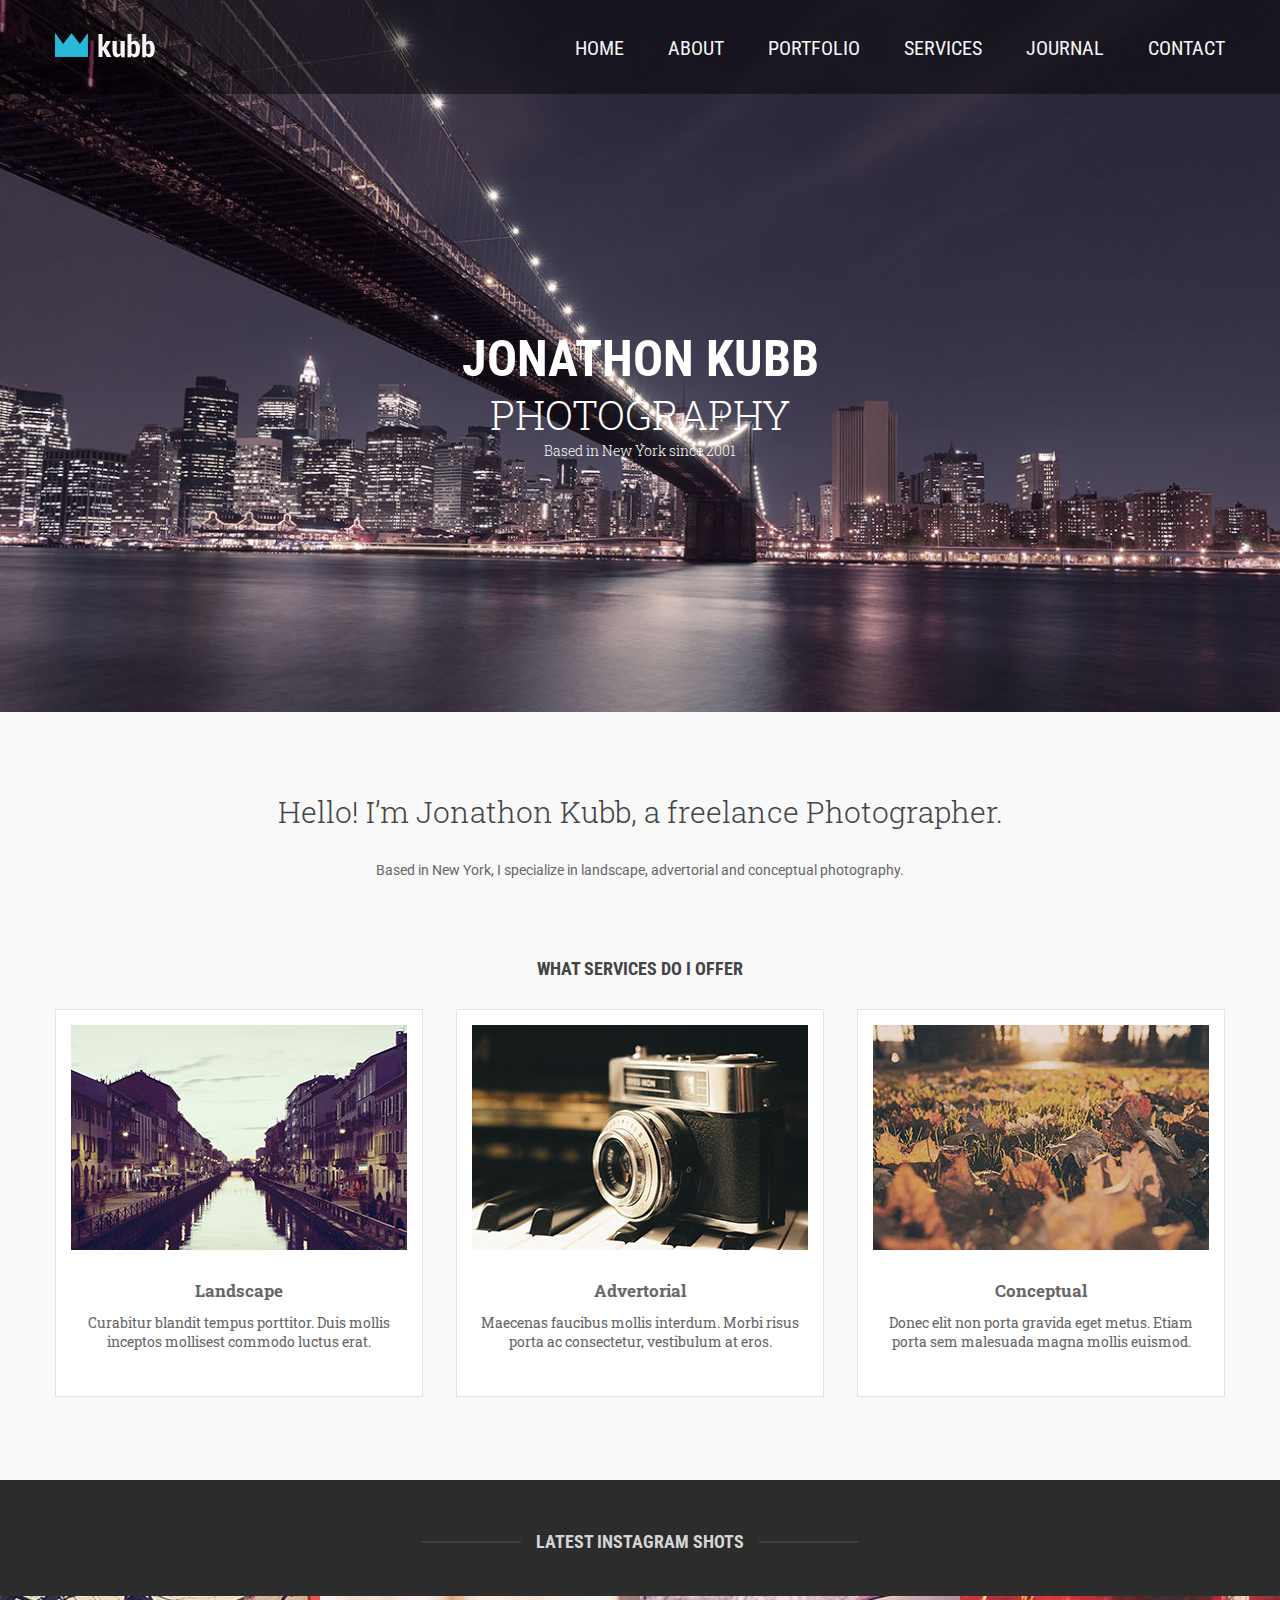
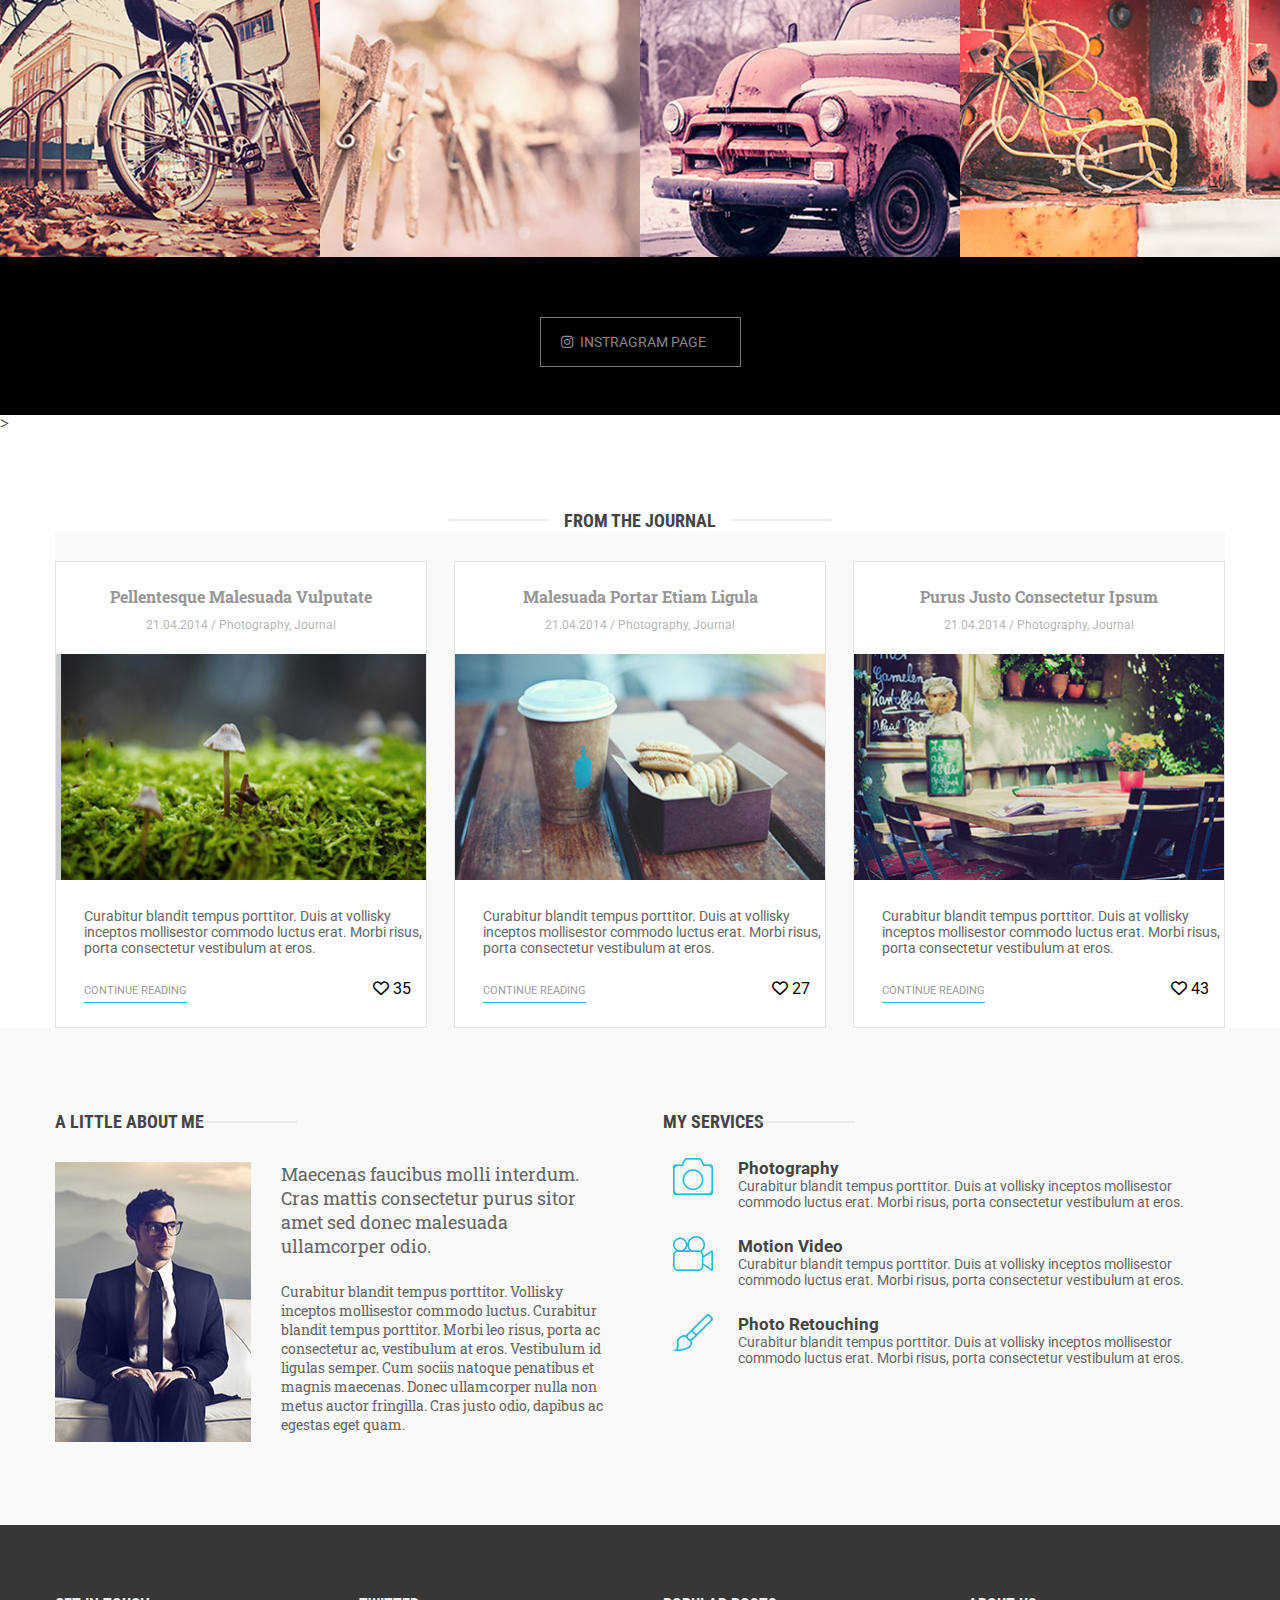
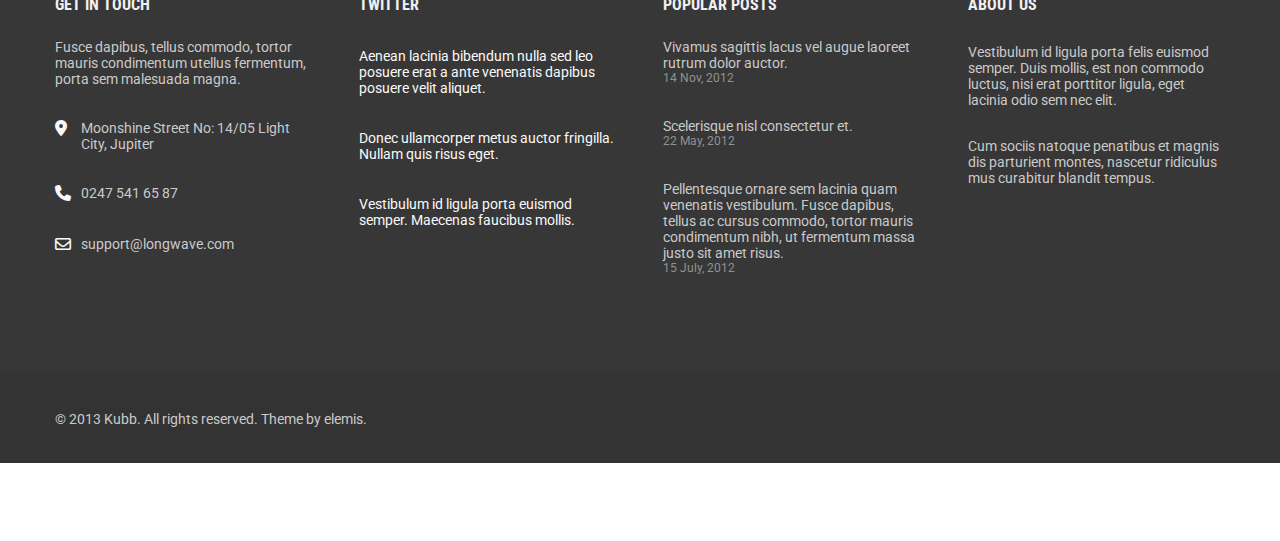
<file: index.html>
<!DOCTYPE html>
<html>
    <head>
        <title>practice psd</title>
        <!-- ===============fonts link start========== -->
        <!-- ----------roboto start-------- -->
        <link rel="preconnect" href="https://fonts.googleapis.com">
        <link rel="preconnect" href="https://fonts.gstatic.com" crossorigin>
        <link href="https://fonts.googleapis.com/css2?family=Roboto:wght@300;400;500;700&display=swap" rel="stylesheet">
          <!-- ----------roboto end-------- -->
          <!-- ----------roboto slab start------- -->
        <link rel="preconnect" href="https://fonts.googleapis.com">
        <link rel="preconnect" href="https://fonts.gstatic.com" crossorigin>
        <link href="https://fonts.googleapis.com/css2?family=Roboto+Slab:wght@300;400;500;600;700&display=swap" rel="stylesheet">
         <!-- ----------roboto slab end------- -->
         <!-- ---------roboto condensed start-------- -->
        <link rel="preconnect" href="https://fonts.googleapis.com">
        <link rel="preconnect" href="https://fonts.gstatic.com" crossorigin>
        <link href="https://fonts.googleapis.com/css2?family=Roboto+Condensed:wght@300;400;700&display=swap" rel="stylesheet">
         <!-- ---------roboto condensed end-------- -->
        <!-- ===============fonts link end========== -->
        <link rel="stylesheet" href="./css/all.min.css">
       <link rel="stylesheet" href="./css/style.css">
    </head>
    <body>
      <!-- ===========navbar part start========= -->
      <nav id="navber_part">
        <div class="continer">
          <div class="navber">
            <div class="logo">
              <img src="./images/logo.png" alt="logo.png">
            </div>
            <div class="menu">
              <ul>
                <li><a href="#">home</a></li>
                <li><a href="#">about</a></li>
                <li><a href="#">portfolio</a></li>
                <li><a href="#">services</a></li>
                <li><a href="#">journal</a></li>
                <li><a href="#">contact</a></li>
              </ul>
            </div>
          </div>
        </div>
      </nav>
     
      <!-- ===========navbar part end========= -->
     <!-- ===============banner part start ========= -->
     
     <section id="banner_part">
   <div class="text">
    <h1>Jonathon Kubb</h1>
    <h2>Photography</h2>
    <p>Based in New York since 2001</p>
   </div>
     </section>
     <!-- ===============banner part start ========= -->
     <!-- ===============servicf part start =========== -->

     <section id="service_part">
      <div class="title">
        <h2>Hello! I’m Jonathon Kubb, a freelance Photographer.</h2>
        <p>Based in New York, I specialize in landscape, advertorial and conceptual photography. </p>
        <h3>What services do I offer</h3>
      </div>
      <div class="main">
        <div class="card01">
          <div class="img">
            <img src="./images/card1.jpg" alt="card1.jpg">
          </div>
          <div class="text">
            <h3>Landscape</h3>
            <p>Curabitur blandit tempus porttitor. Duis mollis inceptos mollisest commodo luctus erat. </p>
          </div>
        </div>

        <div class="card01">
          <div class="img">
            <img src="./images/card2.jpg" alt="card2.jpg">
          </div>
          <div class="text">
            <h3>Advertorial </h3>
            <p> Maecenas faucibus mollis interdum. Morbi risus porta ac consectetur, vestibulum at eros.</p>
          </div>
        </div>
        <div class="card01">
          <div class="img">
            <img src="./images/card3.jpg" alt="card3.jpg">
          </div>
          <div class="text">
            <h3>Conceptual</h3>
            <p> Donec elit non porta gravida eget metus. Etiam porta sem malesuada magna mollis euismod. </p>
          </div>
        </div>

       
      </div>
     </section>
     <!-- ===============servicf part end  =========== -->

     <!-- ============= gallery part start============== -->
     <section id="gallery_part">
      <div class="latest">
        <h2>Latest instagram shots</h2>
      </div>
      <div class="images">
       <img src="./images/img01.jpg" alt="">
       <img src="./images/img02.jpg" alt="">
       <img src="./images/img.jpg" alt="">
       <img src="./images/img04.jpg" alt="">
      </div>
      <div class="instgram">
       <h2><span><i class="fa-brands fa-instagram"></i></span>INSTRAGRAM PAGE </h2>
      </div>
     </section>
       <!-- ============= gallery part end============== -->
       <!-- =============jarnal part start============ -->
      >
     <section id="jaurnal">
      <div class="roky">
      <div class="latest">
        <h2>From the Journal</h2>
      </div>
      </div>


      <div class="continer">
        <div class="main">
      
            <div class="ser01">
              <div class="text">
                <h2>Pellentesque  Malesuada Vulputate</h2>
                <h3>21.04.2014  /  Photography, Journal</h3>
          </div>
          <img src="./images/jar1.jpg" alt="">
          <div class="text2">
           <P>Curabitur blandit tempus porttitor. Duis at vollisky inceptos mollisestor commodo luctus erat. Morbi  risus, porta consectetur vestibulum at eros.</P>

         <h2 >Continue Reading</h2>
          <div class="love">
            <i class="fa-regular fa-heart"> <span>35</span></i>
          </div>
            </div>
          </div>
      
            <div class="ser01">
              <div class="text">
                <h2>Malesuada Portar Etiam Ligula</h2>
                <h3>21.04.2014  /  Photography, Journal</h3>
          </div>
          <img src="./images/jar2.jpg" alt="">
          <div class="text2">
           <P>Curabitur blandit tempus porttitor. Duis at vollisky inceptos mollisestor commodo luctus erat. Morbi  risus, porta consectetur vestibulum at eros.</P>

          <h2>Continue Reading</h2>
          <div class="love">
            <i class="fa-regular fa-heart"> <span>27</span></i>
          </div>
            </div>
          </div>

      
            <div class="ser01">
              <div class="text">
                <h2>Purus Justo Consectetur Ipsum</h2>
                <h3>21.04.2014  /  Photography, Journal</h3>
          </div>
          <img src="./images/jar3.jpg" alt="">
          <div class="text2">
           <P>Curabitur blandit tempus porttitor. Duis at vollisky inceptos mollisestor commodo luctus erat. Morbi  risus, porta consectetur vestibulum at eros.</P>

          <h2>Continue Reading</h2>
          <div class="love">
            <i class="fa-regular fa-heart"> <span>43</span></i>
          </div>
            </div>
          </div>

        </div>
      </div>
    
     <!-- ==============jaenal part end============= -->
     <!-- ==============About part start============= -->
   <section id="about_me">
    <div class="continer">
      <div class="about">
        <div class="part_1">
          <h2>A little about me</h2>
          <div class="history">
            <img src="./images/kubb.jpg" alt="">
            <div class="ff">
            <p class="rr">Maecenas faucibus molli interdum. Cras mattis consectetur purus sitor amet sed donec malesuada ullamcorper odio.</p>
            <p class="oo">Curabitur blandit tempus porttitor. Vollisky inceptos mollisestor commodo luctus. Curabitur blandit tempus porttitor. Morbi leo risus, porta ac consectetur ac, vestibulum at eros. Vestibulum id ligulas semper. Cum sociis natoque penatibus et magnis maecenas. Donec ullamcorper nulla non metus auctor fringilla. Cras justo odio, dapibus ac egestas eget quam.</p>
          </div>
          </div>
        </div>
        <div class="part_2">
          <h2> My Services</h2>
          <div class="one">
            <img src="./images/camara.png" alt="">
            <div class="jj">
            <h3>Photography</h3>
            <p>Curabitur blandit tempus porttitor. Duis at vollisky inceptos mollisestor commodo luctus erat. Morbi  risus, porta consectetur vestibulum at eros.</p>
          </div>
          </div>


          <div class="one">
            <img src="./images/vedio.png" alt="">
            <div class="jj">
            <h3>Motion Video</h3>
            <p>Curabitur blandit tempus porttitor. Duis at vollisky inceptos mollisestor commodo luctus erat. Morbi  risus, porta consectetur vestibulum at eros.</p>
          </div>
          </div>

          <div class="one">
            <img src="./images/pen.png" alt="">
            <div class="jj">
            <h3>Photo Retouching</h3>
            <p>Curabitur blandit tempus porttitor. Duis at vollisky inceptos mollisestor commodo luctus erat. Morbi  risus, porta consectetur vestibulum at eros.</p>
          </div>
          </div>

        </div>
      </div>
    </div>
   </section>

     <!-- ==============about part end============= -->
     <!-- ==============contact part start============= -->

<section id="contract_part">
<div class="contract">
  <div class="one">
    <h2>Get In Touch</h2>
    <p>Fusce dapibus, tellus commodo, tortor mauris condimentum utellus fermentum, porta sem malesuada magna. </p>
    <div class="icon_div">
      <div class="icon">
        <i class="fa-solid fa-location-dot"></i>
      </div>
      <div class="text">
        <p>Moonshine Street No: 14/05 
          Light City, Jupiter </p>
      </div>
    </div>
    
    <div class="icon_div">
      <div class="icon">
        <i class="fa-solid fa-phone"></i>
      </div>
      <div class="text">
        <p>0247 541 65 87</p>
      </div>
    </div>
    
    <div class="icon_div">
      <div class="icon">
        <i class="fa-regular fa-envelope"></i>
      </div>
      <div class="text">
        <p>  support@longwave.com  </p>
      </div>
    </div>
  </div>
  <div class="two">
    <h2>Twitter</h2>
    <p>Aenean lacinia bibendum nulla sed leo posuere erat a ante venenatis dapibus posuere velit aliquet.</p>
    <p class="mm">Donec ullamcorper metus auctor fringilla. Nullam quis risus eget.</p>
    <p>Vestibulum id ligula porta  euismod semper. Maecenas faucibus mollis.</p>
  </div>
  <div class="three">
    <h2>Popular Posts</h2>
    <p>Vivamus sagittis lacus vel augue laoreet rutrum dolor auctor.</p>
    <p class="hh">14 Nov, 2012 </p>
    <p>Scelerisque nisl consectetur et.</p>
    <p class="hh">22 May, 2012 </p>
    <p>Pellentesque ornare sem lacinia quam venenatis vestibulum. Fusce dapibus, tellus ac cursus commodo, tortor mauris condimentum nibh, ut fermentum massa justo sit amet risus.</p>
   
    <p class="hh">15 July, 2012 </p>
  </div>
  <div class="four">
    <h2>About Us</h2>
    <p class="uu">Vestibulum id ligula porta felis euismod semper. Duis mollis, est non commodo luctus, nisi erat porttitor ligula, eget lacinia odio sem nec elit. </p>

    <p> Cum sociis natoque penatibus et magnis dis parturient montes, nascetur ridiculus mus curabitur blandit tempus.</p>
  </div>
</div>
</section>

     <!-- ==============cotract part end============= -->
     <!-- ==============futter part start============= -->
     <div class="futter_part">
      <div class="futter">
        <p>© 2013 Kubb. All rights reserved. Theme by elemis.</p>
      </div>
     </div>
     <!-- =============futter part end============= -->

    </body>
</html>
</file>
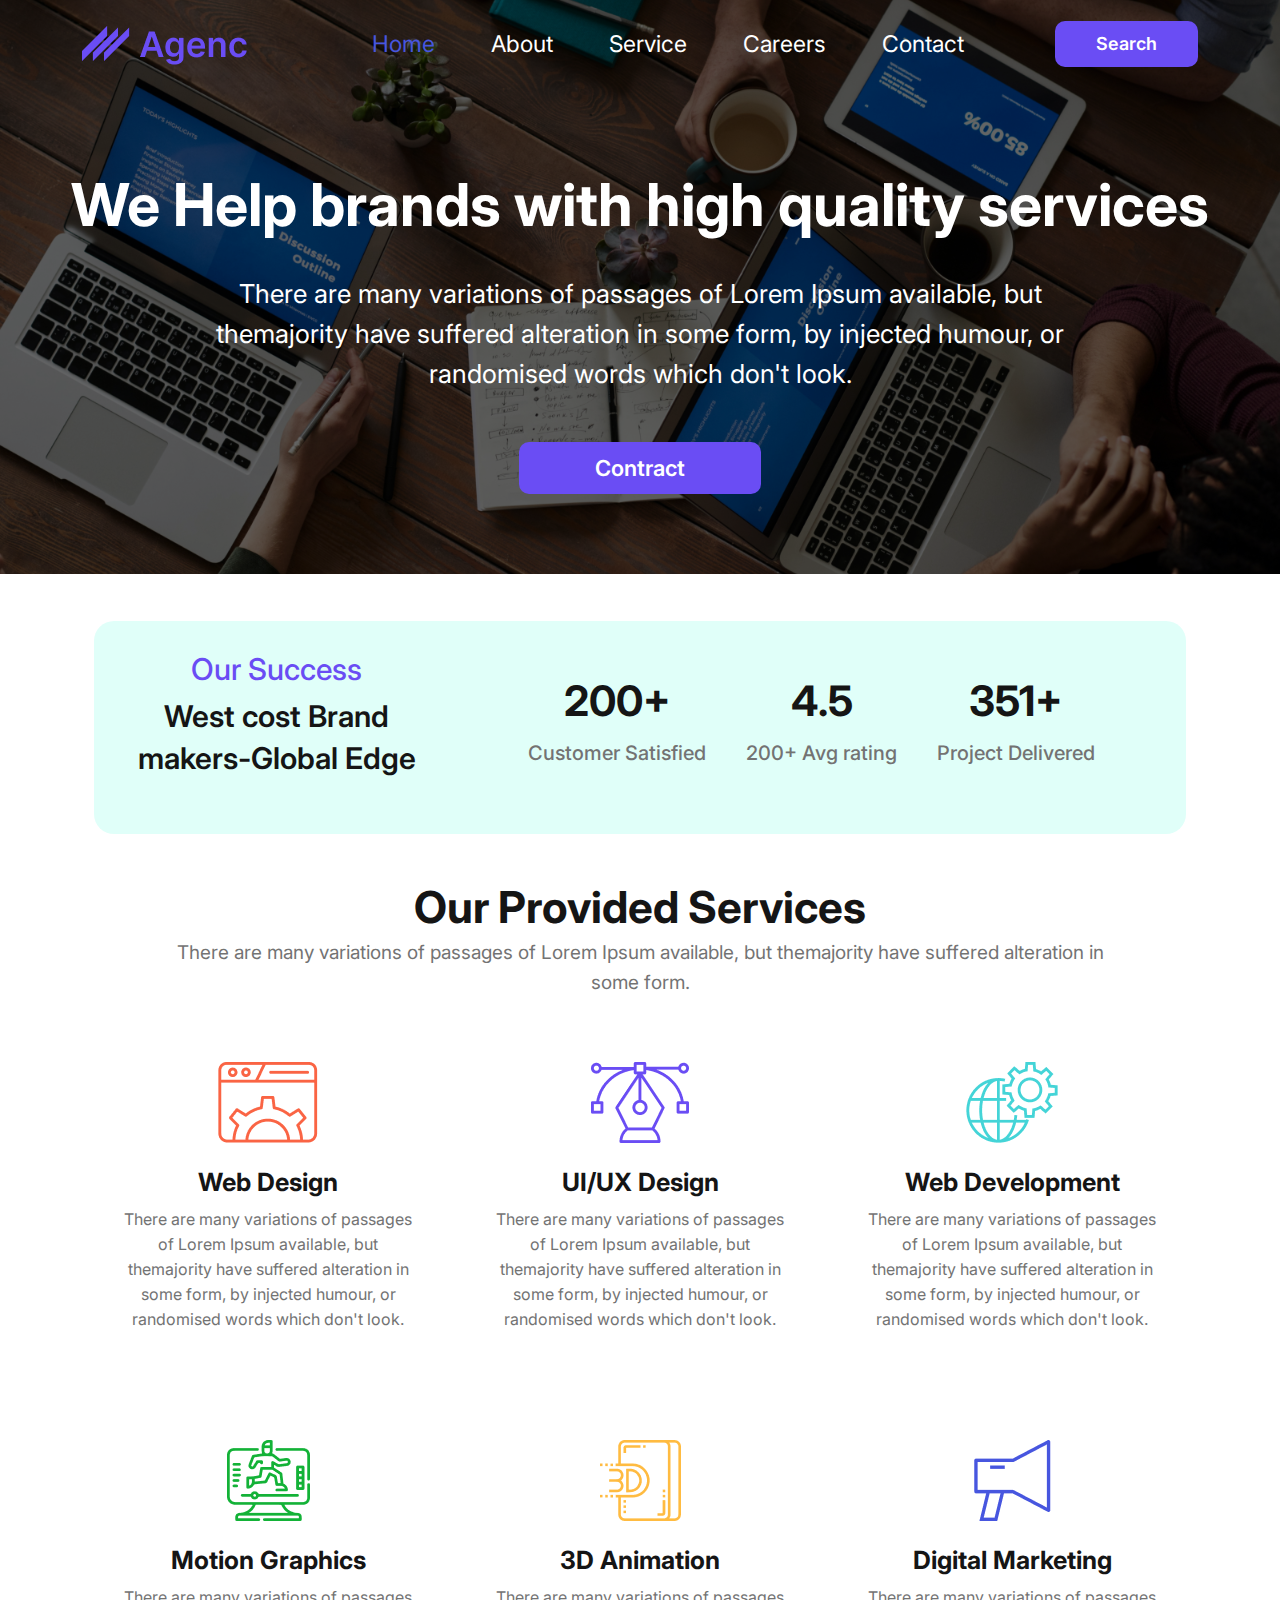
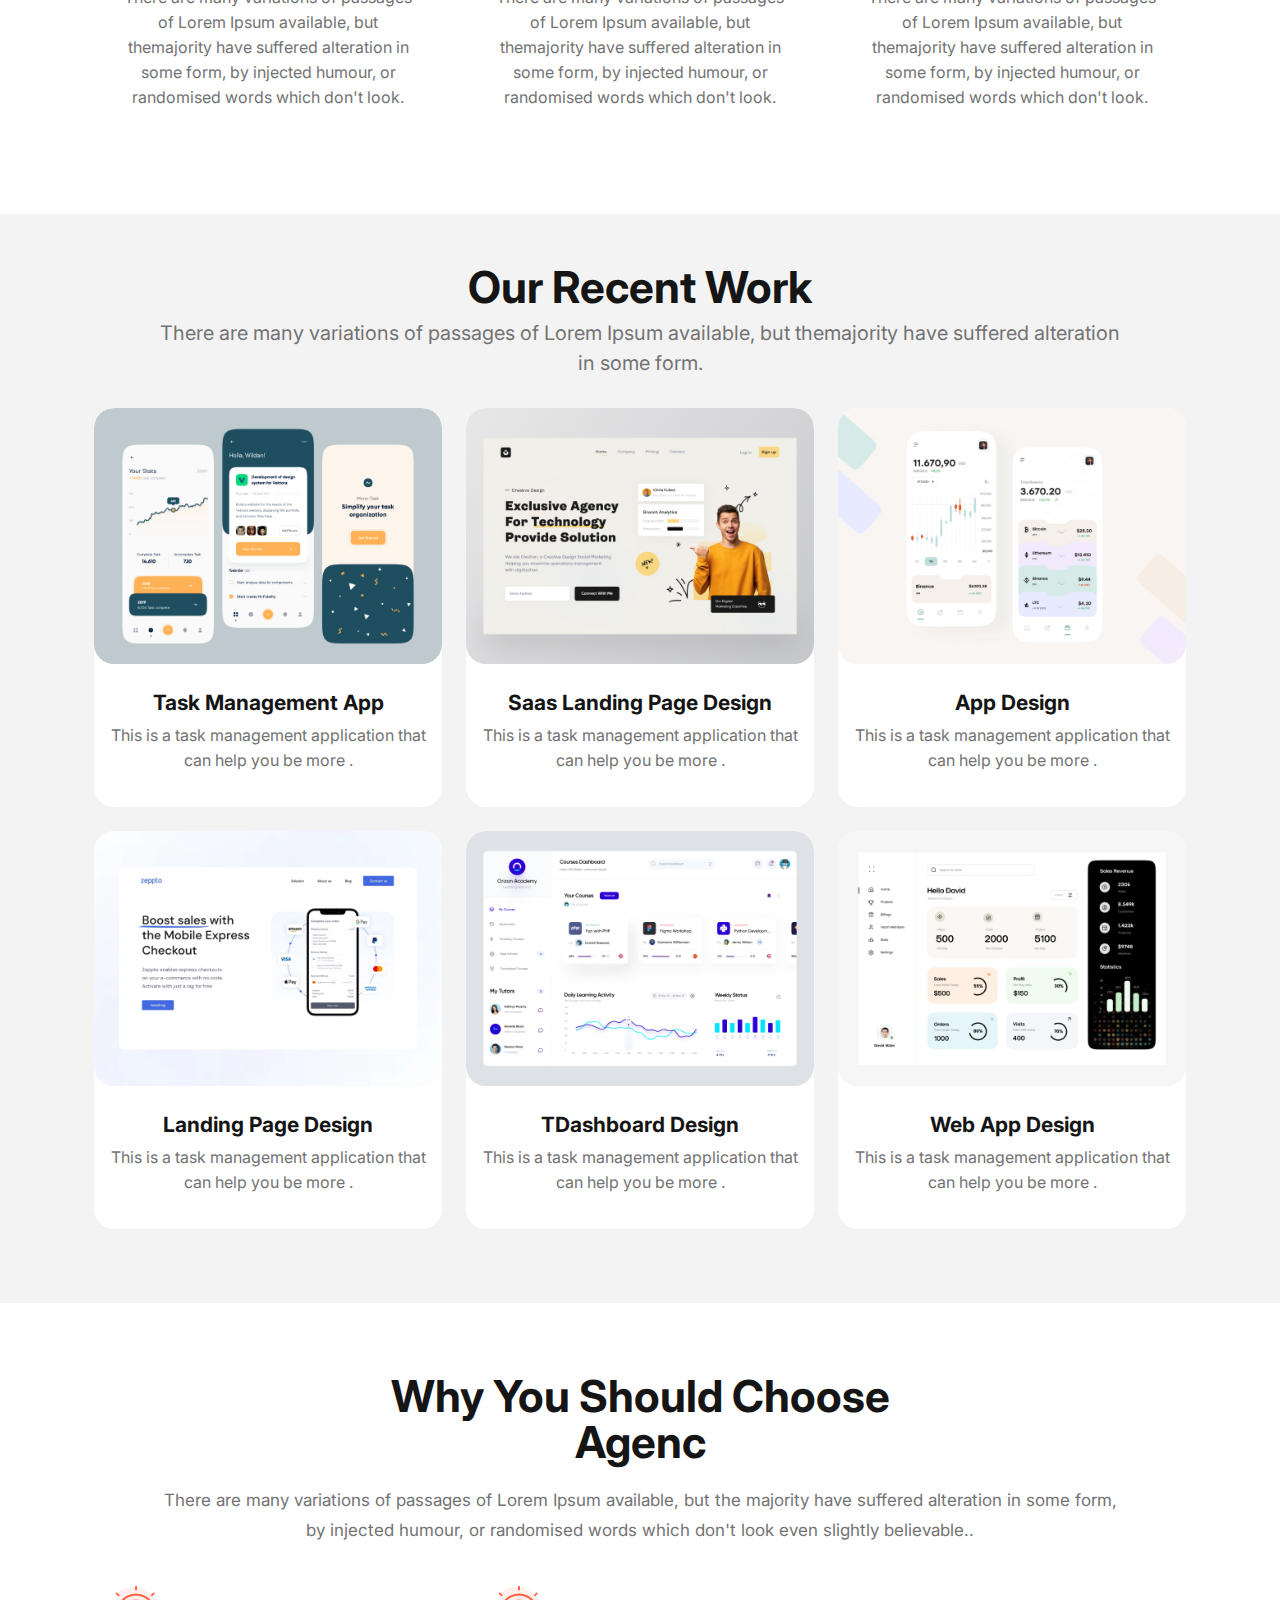
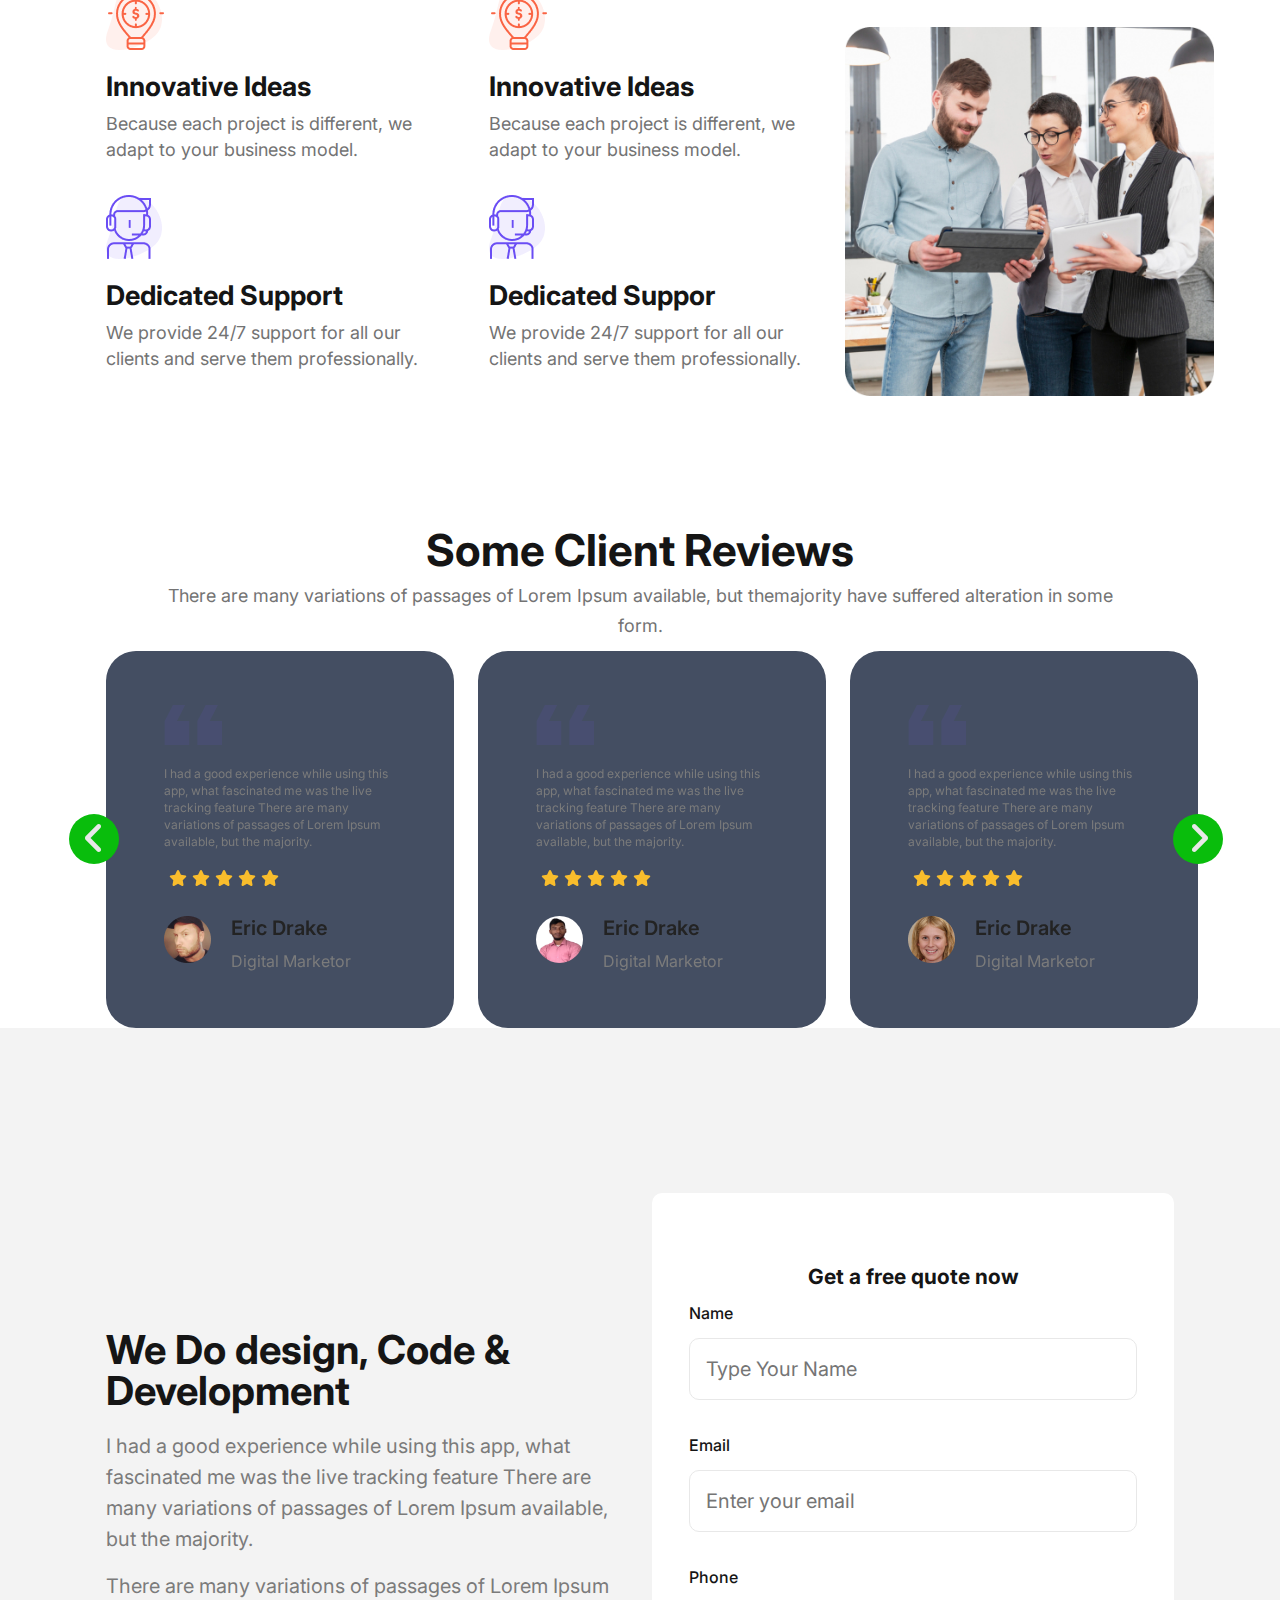
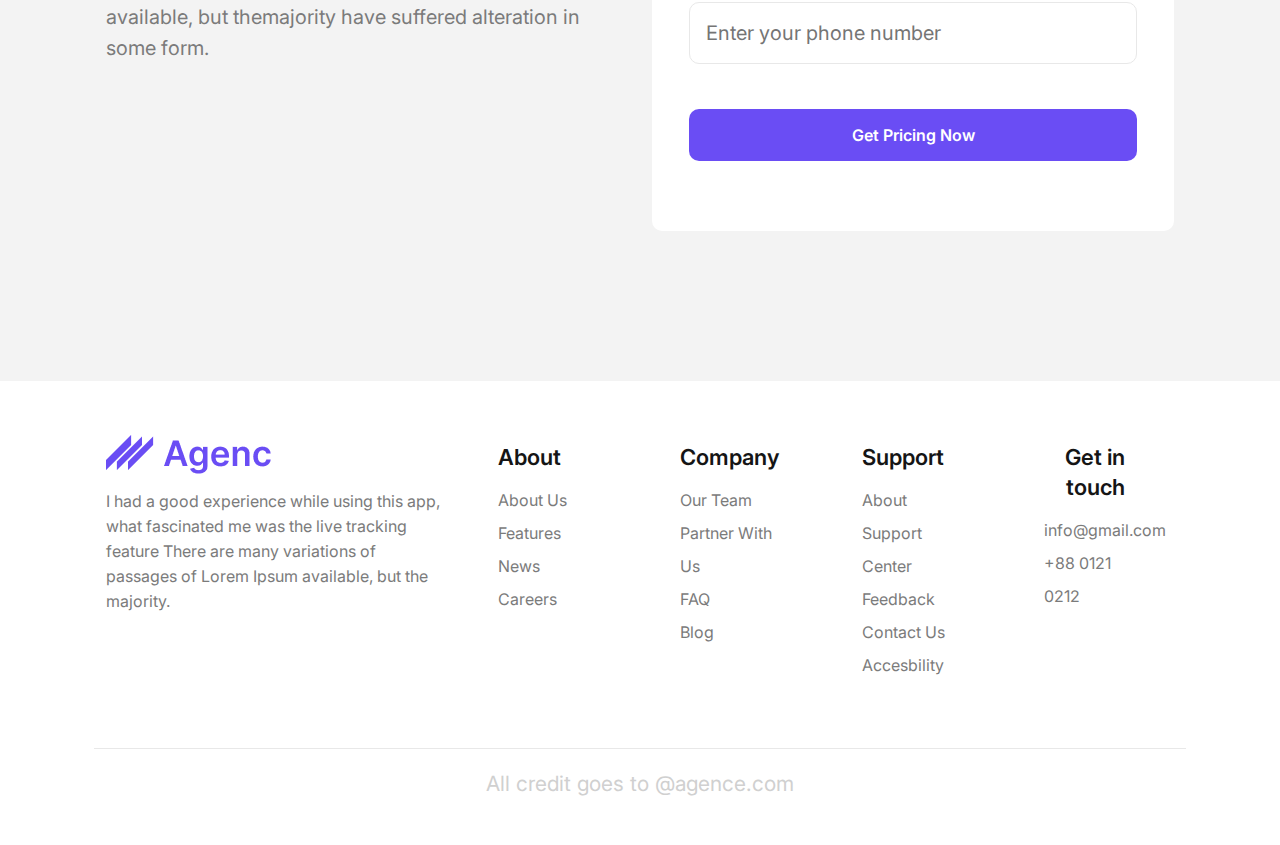
<file: botstap5 r/index.html>
<!DOCTYPE html>
<html>
    <head>
        <title>class-15</title>
        <!-- =============font family start============ -->
        <link rel="preconnect" href="https://fonts.googleapis.com">
        <link rel="preconnect" href="https://fonts.gstatic.com" crossorigin>
        <link href="https://fonts.googleapis.com/css2?family=Inter:wght@300;400;500;600;700&display=swap" rel="stylesheet"> 
                <!-- =============font family end============ -->
        <!-- ==================SLIDER Link staar============ -->
        <link rel="stylesheet" href="css/slick.css">
                <!-- ==================SLIDER Link staar============ -->
<!-- ==============botstap link start============= -->
        <link rel="stylesheet" href="css/bootstrap.min.css">
        <!-- ==============botstap link end============= -->
<!-- ==============icon link start============= -->
        <link rel="stylesheet" href="css/all.min.css">
        <!-- ==============icon link end============= -->
        <link rel="stylesheet" href="css/style.css">
        <link rel="stylesheet" href="css/responsive.css">
    </head>
    <body>
       <!-- ==============navbar part start==============-->
        <nav class="navbar navbar-expand-lg ">
            <div class="container">
              <a class="navbar-brand" href="#">
                <img src="image/logo.png" alt="logo.png">
              </a>
             
              <button class="navbar-toggler" type="button" data-bs-toggle="collapse" data-bs-target="#navbarSupportedContent" aria-controls="navbarSupportedContent" aria-expanded="false" aria-label="Toggle navigation">
                <i class="fa-solid fa-bars"></i>
              </button>
              
              <div class="collapse navbar-collapse" id="navbarSupportedContent">
                
                <ul class="navbar-nav mx-auto mb-2 mb-lg-0">
                  <li class="nav-item">
                    <a class="nav-link active" aria-current="page" href="#">Home</a>
                  </li>
                  <li class="nav-item">
                    <a class="nav-link " aria-current="page" href="#"> About </a>
                  </li>
                  <li class="nav-item">
                    <a class="nav-link " aria-current="page" href="#">Service</a>
                  </li>
                  <li class="nav-item">
                    <a class="nav-link " aria-current="page" href="#">Careers</a>
                  </li>
                  <li class="nav-item">
                    <a class="nav-link " aria-current="page" href="#">Contact</a>
                  </li>
                </ul>
                <form class="d-flex" role="search">
                  
                  <button class="btn btn-outline-success" type="submit">Search</button>
                </form>
            
             </div>
            </div>
          </nav>
            <!-- ==============navbar part end==============-->
<!-- ==============banner part start============= -->
<section id="banner_part">
    <div class="overlay">
      <div class="text">
        <h1>We Help brands with high quality services</h1>
        <p>There are many variations of passages of Lorem Ipsum available, but themajority  have suffered alteration in some form, by injected humour, or randomised words which don't look.</p>
        <div class="button_part">
          <a href="#">Contract</a>
        </div>
      </div>  
    </div>
</section>
<!-- ==============banner part end============= -->
<!-- ==============COunter part start============= -->
<section id="counter_part">
  <div class="container">
    <div class="row">
     <div class="col-lg-12">
      <div class="main">
        <div class="row">
          <div class="col-lg-4">
            <div class="left">
              <h3>Our Success</h3>
              <h2>West cost Brand makers-Global Edge</h2>
            </div>
          </div>
          <div class="col-lg-8">
            <div class="right">
              <div class="item_1">
                <h2>200+</h2>
                <p>Customer Satisfied</p>
              </div>
              <div class="item_1">
                <h2>4.5</h2>
                <p>200+ Avg rating</p>
              </div>
              <div class="item_1">
                <h2>351+</h2>
                <p>Project Delivered</p>
              </div>
         
            </div>
          </div>
        </div>
      </div>
     </div>
   </div>
</div>
</section>
<!-- ==============COunter part end============= -->
 <!-- ==============Service part start============= -->
<section id="service_part">
 <div class="title">
  <h2>Our Provided Services</h2>
  <p>There are many variations of passages of Lorem Ipsum available, but themajority  have suffered alteration in some form.</p>
 </div>
 <div class="container">
  <div class="row">
    <div class="col-lg-4 col-sm-6">
      <div class="ser_1">
        <img src="image/ser1.png" alt="ser_1.png">
        <div class="text">
          <h2>Web Design</h2>
          <p>There are many variations of passages of Lorem Ipsum available, but themajority  have suffered alteration in some form, by injected humour, or randomised words which don't look.</p>
        </div>
      </div>
    </div>
    <div class="col-lg-4 col-sm-6">
      <div class="ser_1">
        <img src="image/ser2.png" alt="ser_1.png">
        <div class="text">
          <h2>UI/UX Design</h2>
          <p>There are many variations of passages of Lorem Ipsum available, but themajority  have suffered alteration in some form, by injected humour, or randomised words which don't look.</p>
        </div>
      </div>
    </div>
    <div class="col-lg-4 col-sm-6">
      <div class="ser_1">
        <img src="image/ser3.png" alt="ser_1.png">
        <div class="text">
          <h2>Web Development</h2>
          <p>There are many variations of passages of Lorem Ipsum available, but themajority  have suffered alteration in some form, by injected humour, or randomised words which don't look.</p>
        </div>
      </div>
    </div>
    <div class="col-lg-4 col-sm-6">
      <div class="ser_1">
        <img src="image/ser4.png" alt="ser_1.png">
        <div class="text">
          <h2>Motion Graphics</h2>
          <p>There are many variations of passages of Lorem Ipsum available, but themajority  have suffered alteration in some form, by injected humour, or randomised words which don't look.</p>
        </div>
      </div>
    </div>
    <div class="col-lg-4 col-sm-6">
      <div class="ser_1">
        <img src="image/ser5.png" alt="ser_1.png">
        <div class="text">
          <h2>3D Animation</h2>
          <p>There are many variations of passages of Lorem Ipsum available, but themajority  have suffered alteration in some form, by injected humour, or randomised words which don't look.</p>
        </div>
      </div>
    </div>
    <div class="col-lg-4 col-sm-6">
      <div class="ser_1">
        <img src="image/ser6.png" alt="ser_1.png">
        <div class="text">
          <h2>Digital Marketing</h2>
          <p>There are many variations of passages of Lorem Ipsum available, but themajority  have suffered alteration in some form, by injected humour, or randomised words which don't look.</p>
        </div>
      </div>
    </div>
  </div>
 </div>
</section>
 <!-- ==============Service part end============= -->

 <!-- ==============Work part start============= -->
<section id="work_part">
    <div class="title">
      <h2>Our Recent Work</h2>
      <p>There are many variations of passages of Lorem Ipsum available, but themajority  have suffered alteration in some form.</p>
  </div>
<div class="container">
  <div class="row">
    <div class="col-lg-4 col-sm-6">
      <div class="work_1">
        <img src="image/work1.jpg" alt="">
        <div class="text">
          <h2>Task Management App</h2>
          <p>This is a task management application that can help you be more .</p>
        </div>
      </div>
    </div>
    <div class="col-lg-4 col-sm-6">
      <div class="work_1">
        <img src="image/work2.jpg" alt="">
        <div class="text">
          <h2>Saas Landing Page Design</h2>
          <p>This is a task management application that can help you be more .</p>
        </div>
      </div>
    </div>
    <div class="col-lg-4 col-sm-6">
      <div class="work_1">
        <img src="image/work3.jpg" alt="">
        <div class="text">
          <h2>App Design</h2>
          <p>This is a task management application that can help you be more .</p>
        </div>
      </div>
    </div>
    <div class="col-lg-4 col-sm-6">
      <div class="work_1">
        <img src="image/work4.jpg" alt="">
        <div class="text">
          <h2>Landing Page Design</h2>
          <p>This is a task management application that can help you be more .</p>
        </div>
      </div>
    </div>
    <div class="col-lg-4 col-sm-6">
      <div class="work_1">
        <img src="image/work5.jpg" alt="">
        <div class="text">
          <h2>TDashboard Design</h2>
          <p>This is a task management application that can help you be more .</p>
        </div>
      </div>
    </div>
    <div class="col-lg-4 col-sm-6">
      <div class="work_1">
        <img src="image/work6.jpg" alt="">
        <div class="text">
          <h2>Web App Design</h2>
          <p>This is a task management application that can help you be more .</p>
        </div>
      </div>
    </div>
  </div>
</div>
</section>
 <!-- ==============work part end============= -->
 <!-- ==============Agence part start============= -->
<section id="agence_part">
  <div class="title">
    <h2>Why You Should Choose Agenc</h2>
    <p>There are many variations of passages of Lorem Ipsum available, but the majority have suffered alteration in some form, by injected humour, or randomised words which don't look even slightly believable..</p>
</div>
  <div class="container">
    <div class="row">
      <div class="col-lg-12">
        <div class="main">
          <div class="row">
          <div class="col-lg-4 col-sm-6">
            <div class="agence_1">
              <img src="image/agenci1.png" alt="agenci1.png">
              <div class="text">
                <h3>Innovative Ideas</h3>
                <p>Because each project is different, we adapt to your business model.</p>
              </div>
            </div>
            <div class="agence_1">
              <img src="image/aginci2.png" alt="agenci1.png">
              <div class="text">
                <h3>Dedicated Support</h3>
                <p>We provide 24/7 support for all our clients and serve them professionally.</p>
              </div>
            </div>
          </div>
          <div class="col-lg-4 col-sm-6">
            <div class="agence">
            <div class="agence_1">
              <img src="image/agenci1.png" alt="agenci1.png">
              <div class="text">
                <h3>Innovative Ideas</h3>
                <p>Because each project is different, we adapt to your business model.</p>
              </div>
            </div>  <div class="agence_1">
              <img src="image/aginci2.png" alt="agenci1.png">
              <div class="text">
                <h3>Dedicated Suppor</h3>
                <p>We provide 24/7 support for all our clients and serve them professionally.</p>
              </div>
            </div>
            </div>
          </div>
          <div class="col-lg-4 col-sm-6">
            <img class="nahid" src="image/aginci3.jpg" alt="">
          </div>
        </div>
        </div>
      </div>
    </div>
  </div>
</section>

 <!-- ==============Agence part end============= -->
 <!-- ==============claint part start============= -->
<section id="claint_part">
  <div class="title">
    <h2>Some Client Reviews</h2>
    <p>There are many variations of passages of Lorem Ipsum available, but themajority  have suffered alteration in some form.</p>
</div>
<div class="container">
      <div class="slider main">
          <div class="claint">
            <img src="image/Vector.png" alt="Vector.png">
            <p>I had a good experience while using this app, what fascinated me was the live tracking feature There are many variations of passages of Lorem Ipsum available, but the majority.</p>
           <div class="icon_div">
            <i class="fa-solid fa-star"></i>
            <i class="fa-solid fa-star"></i>
            <i class="fa-solid fa-star"></i>
            <i class="fa-solid fa-star"></i>
            <i class="fa-solid fa-star"></i>
           </div>
            <div class="images">
              <img src="image/claint1.png" alt="">
              <div class="text">
                <h3>Eric Drake</h3>
                <p>Digital Marketor</p>
              </div>
            </div>
          </div>
          <div class="claint">
            <img src="image/Vector.png" alt="Vector.png">
            <p>I had a good experience while using this app, what fascinated me was the live tracking feature There are many variations of passages of Lorem Ipsum available, but the majority.</p>
           <div class="icon_div">
            <i class="fa-solid fa-star"></i>
            <i class="fa-solid fa-star"></i>
            <i class="fa-solid fa-star"></i>
            <i class="fa-solid fa-star"></i>
            <i class="fa-solid fa-star"></i>
           </div>
            
            <div class="images">
              <img class="nahid" src="image/roky.png" alt="">
              <div class="text">
                <h3>Eric Drake</h3>
                <p>Digital Marketor</p>
              </div>
            </div>
          </div>
          <div class="claint">
            <img src="image/Vector.png" alt="Vector.png">
            <p>I had a good experience while using this app, what fascinated me was the live tracking feature There are many variations of passages of Lorem Ipsum available, but the majority.</p>
           <div class="icon_div">
            <i class="fa-solid fa-star"></i>
            <i class="fa-solid fa-star"></i>
            <i class="fa-solid fa-star"></i>
            <i class="fa-solid fa-star"></i>
            <i class="fa-solid fa-star"></i>
           </div>
            
            <div class="images">
              <img src="image/claint2.png" alt="">
              <div class="text">
                <h3>Eric Drake</h3>
                <p>Digital Marketor</p>
              </div>
            </div>
          </div>
          <div class="claint">
            <img src="image/Vector.png" alt="Vector.png">
            <p>I had a good experience while using this app, what fascinated me was the live tracking feature There are many variations of passages of Lorem Ipsum available, but the majority.</p>
           <div class="icon_div">
            <i class="fa-solid fa-star"></i>
            <i class="fa-solid fa-star"></i>
            <i class="fa-solid fa-star"></i>
            <i class="fa-solid fa-star"></i>
            <i class="fa-solid fa-star"></i>
           </div>
            
            <div class="images">
              <img src="image/claint1.png" alt="">
              <div class="text">
                <h3>Eric Drake</h3>
                <p>Digital Marketor</p>
              </div>
            </div>
          </div>
  </div>
</div>
</section>
 <!-- ==============claint part end============= -->
 <!-- =============login part start============= -->
<section id="log_part">
  <div class="container">
    <div class="row">
      <div class="col-ig-12">
        <div class="main">
          <div class="row">
            <div class="col-lg-6 col-sm-12 col-md-6">
              <div class="text">
                <h2>We Do design, Code & Development</h2>
                <p>I had a good experience while using this app, what fascinated me was the live tracking feature There are many variations of passages of Lorem Ipsum available, but the majority.</p>
                <p>There are many variations of passages of Lorem Ipsum available, but themajority  have suffered alteration in some form.</p>
              </div>
            </div>
            <div class="col-lg-6 col-sm-12 col-md-6">
              <div class="right">
                <h2>Get a free quote now</h2>
                <form>
                  <label for="">Name</label>
                  <input type="text" placeholder="Type Your Name">
                  <label for="">Email</label>
                  <input type="email" placeholder="Enter your email">
                  <label for="">Phone</label>
                  <input type="tel" placeholder="Enter your phone number">
                  <button type="submit" value="Get Pricing Now">Get Pricing Now</button>
                </form>
            </div>
            </div>
          </div>
        </div>
      </div>
    </div>
  </div>
</section>

 <!-- ==============login  part end============= -->
 <!-- ==============contract  part start============= -->
<section id="contract_part">
  <div class="container">
    <div class="row">
      <div class="col-lg-12">
        <div class="main">
          <div class="row">
            <div class="col-lg-4">
              <div class="left">
              <img class="one" src="image/logo.png" alt="">
              <p>I had a good experience while using this app, what fascinated me was the live tracking feature There are many variations of passages of Lorem Ipsum available, but the majority.</p>
            </div>
            </div>
              <div class="hasan col-lg-2 col-sm-6">
                <div class="cont-1">
                <h3>About</h3>
                <ul>
                  <li>
                    <a href="#">About Us</a>
                  </li>
                  <li>
                    <a href="#">Features</a>
                  </li>
                  <li>
                    <a href="#">News</a>
                  </li>
                  <li>
                    <a href="#">Careers</a>
                  </li>
                </ul>
              </div>
              </div>
              <div class="hasan col-lg-2 col-sm-6">
                <div class="cont-1">
                <h3>Company</h3>
                <ul>
                  <li>
                    <a href="#">Our Team</a>
                  </li>
                  <li>
                    <a href="#">Partner With Us</a>
                  </li>
                  <li>
                    <a href="#">FAQ</a>
                  </li>
                  <li>
                    <a href="#">Blog</a>
                  </li>
                </ul>
              </div>
              </div>
              <div class="hasan col-lg-2 col-sm-6">
                <div class="cont-1">
                <h3>Support</h3>
                <ul>
                  <li>
                    <a href="#">About</a>
                  </li>
                  <li>
                    <a href="#">Support Center</a>
                  </li>
                  <li>
                    <a href="#">Feedback</a>
                  </li>
                  <li>
                    <a href="#">Contact Us</a>
                  </li>
                  <li>
                    <a href="#">Accesbility</a>
                  </li>
                </ul>
              </div>
              </div>
              <div class="hasan col-lg-2 col-sm-6">
                <div class="cont-1">
                <h3>Get in touch</h3>
                <ul>
                  <li>
                    <a href="#">info@gmail.com</a>
                  </li>
                  <li>
                    <a href="tel:+88 0121 0212">+88 0121 0212</a>
                  </li>
              
                </ul>
                </div>
              </div>
            
          </div>
        </div>
      </div>
    </div>
  </div>
</section>

 <!-- ==============contract part end============= -->
 <!-- ==============futter part start============= -->
<div class="futter_part">
  <p>All credit goes to @agence.com</p>
</div>


 <!-- ==============futter part end============= -->

  
        <!-- ==============js link start============ -->
        <script src="js/jquery-1.12.4.min.js"></script>
        <script src="js/slick.min.js"></script>
        <script src="js/bootstrap.bundle.min.js"></script>
        <script src="js/script.js"></script>
        <!-- ==============js link start============ -->
    </body>
</html>
</file>
<file: css/style.css>
/* ============common css start=========== */
*{
    margin: 0;
    padding: 0;
}
 .continer{
    width: 1170px;
    margin: 0 auto;
}
ol,ul{
    list-style: none;
}
a{
    text-decoration: none;
    display: inline-block;
}


/* ============common css start=========== */




/* ==============navber part css start=========== */
#navber_part{
    width: 100%;
    background: rgba(0, 0, 0,.44);
position: absolute;
}


#navber_part .continer .navber{
width: 100%;

padding: 33px 0 32px;
display: flex;

}
        
#navber_part .continer .navber .logo{
width: 30%;



}
        
#navber_part .continer .navber .menu{
width: 70%;

display: flex;
justify-content: flex-end;
align-items: center;


}
#navber_part .continer .navber .menu ul{
display: flex;
    
}   

#navber_part .continer .navber .menu ul li a{
    color: #f5f5f5;
    font-family: 'Roboto Condensed', sans-serif;
    font-size: 20px;
    font-weight: 400px;
    text-transform: uppercase;
    margin-left: 44px;
}   
#navber_part .continer .navber .menu ul li a:hover{
    color: #217b92;
    transition: .4s;
}


/* ==============navber part css end=========== */

/* ============banner part start ================= */
#banner_part{
width: 100%;
padding: 330px 0 252px;
background: url(../images/banner.jpg) no-repeat center;
background-size: cover;

}
#banner_part .text{
text-align: center;
}
#banner_part .text h1{
    color: #fff;
    font-size: 50px;
    font-family: 'Roboto Condensed', sans-serif;
    font-weight: 700;
    text-transform: uppercase;
}

#banner_part .text h2{
    font-size: 40px;
    font-family: 'Roboto Slab', serif;
    font-weight: 300;
    color:#fff;
    /* margin: 21px 0; */
    text-transform: uppercase;
}
#banner_part .text p{
    font-size: 14px;
    font-family: 'Roboto Slab', serif;
    font-weight: 300;
    color: #fff;
}

/* ============banner part end ================= */
#service_part{
    padding: 80px 0 83px;
    background: #f9f9f9;
}
#service_part .title{
text-align: center;
}
#service_part .title h2{
 font-size: 30px;
 color: #444444;
 font-weight: 300;
 font-family: 'Roboto Slab', serif;
    }

#service_part .title p{
    font-family: 'Roboto', sans-serif;
font-size: 14px;
color: #666666;
font-weight: 400;
 margin: 31px 0 80px;
}
 #service_part .title h3{
 color:#444444 ;
font-size: 18px;
font-weight: 700;
font-family: 'Roboto Condensed', sans-serif;
text-transform: uppercase;
margin-bottom: 30px;
}
 #service_part .main{
width: 1170px;
margin: 0 auto;
display: flex;
justify-content:space-between ;
 }

 #service_part .main .card01{
width: 368px;
border: 1px solid #e3e3e3;
padding: 15px;
box-sizing: border-box;
background: #ffffff;

 }
 #service_part .main .card01 .img{
    overflow: hidden;
    
 }
 #service_part .main .card01:hover img{
    transform: translateY(-40px);
    transition: .5s;
 }
 #service_part .main .card01 .text{
    text-align: center;
    padding: 25px 0 30px;
 }
 
 #service_part .main .card01 .text h3{
    
    font-size: 17px;
    font-family: 'Roboto Slab', serif; 
    font-weight: 700;
    color: #676767;
    margin-bottom: 11px;
 }
 #service_part .main .card01 .text p{
    
    font-size: 14px;
    font-family: 'Roboto Slab', serif; 
    font-weight: 400;
    color:#666666;
   
 }

/* =============service part end=========== */
/* =============gallery part start=========== */
#gallery_part{
    width: 100%;
    background: rgb(194, 188, 188);
  
    

}

#gallery_part .latest{
    width: 100%;
    background: #2c2c2c;
 padding: 51px 0 44px;
 
  display: flex;
  justify-content: center;

}
#gallery_part .latest h2{
    font-family: 'Roboto Condensed', sans-serif;
    font-size: 18px;
    font-weight: 700;
    color: #d5d5d5;
    text-transform: uppercase;
    position: relative;
   
}

#gallery_part .latest h2::before{
    content: "";
    width: 100px; 
    height: 1px;
   background:  #535353;
position: absolute;
   left:-115px;
   top:50% ;
  transform: translateY(-50%);
}
#gallery_part .latest h2::after{
    content: "";
    width: 100px; 
    height: 1px;
   background: #535353;
position: absolute;
   right:-115px;
   top:50% ;
  transform: translateY(-50%);
}
#gallery_part .images{
    width: 100%;
display: flex;
}

#gallery_part .images img{
    width: 25%;
}
#gallery_part .instgram{
    width: 100%;
    background: #000;
    padding: 60px 0 48px;
    text-align: center;
}

#gallery_part .instgram h2{
    color: #878787;
    font-size: 14px;
    font-family: 'Roboto', sans-serif;
    font-weight: 400;
    padding: 16px 34px 16px 20px;
    border: 1px solid #797979;
    display: inline-block;
   
}
#gallery_part .instgram span i{
    margin-right: 7px;
}


/* =============gallery part end=========== */
/* =============jurnal part start=========== */
#jaurnal{
    width: 100%;
    color: #f9f9f9;
    padding: 77px 0 78px;
  
}
#jaurnal .roky{
    width: 100%;
    color: #f9f9f9;
    display: flex;
    justify-content: center;
}
#jaurnal .latest h2{
    font-family: 'Roboto Condensed', sans-serif;
    font-size: 18px;
    font-weight: 700;
    color: #444444;
    text-transform: uppercase;
    
    position: relative;
   
}

#jaurnal .latest h2::before{
    content: "";
    width: 100px; 
    height: 1px;
   background:  #d9d9d9;
position: absolute;
   left:-115px;
   top:50% ;
  transform: translateY(-50%);
}
#jaurnal .latest h2::after{
    content: "";
    width: 100px; 
    height: 1px;
   background: #d9d9d9;
position: absolute;
   right:-115px;
   top:50% ;
  transform: translateY(-50%);
}

#jaurnal .continer .main{
    width: 1170px; 
    background: #f9f9f9;
    margin: 0 auto;
    display: flex;
    justify-content: space-between;
}

#jaurnal .continer .main .ser01{
    width: 370px;
    background: #ffffff;
    border: 1px solid #e3e3e3;
  padding: 24px 0;
  margin-top: 30px;
  overflow: hidden;
}
#jaurnal .continer .main .ser01 .text{
text-align: center;
}
   

#jaurnal .continer .main .ser01 .text h2{
    font-size: 16px;
    font-family: 'Roboto Slab', serif;
    font-weight: 700;
    color: #969696;
    margin-bottom: 11px;
    }
    #jaurnal .continer .main .ser01 .text h3{
        font-family: 'Roboto', sans-serif;
        font-size: 12px;
        font-weight: 400;
        color: #b6b6b6;
        }
#jaurnal .continer .main .ser01 img{
    width: 100%;
   margin: 22px 0 24px;
    
}   
#jaurnal .continer .main .ser01:hover img{

    transform: translateY(-20px) rotateY(60deg) ;
    transition: .5s;
}
#jaurnal .continer .main .ser01 .text2{
    /* width: 100%; */
    margin-left: 28px;
}
#jaurnal .continer .main .ser01 .text2 p{
    font-size: 14px;
    font-family: 'Roboto', sans-serif;
    font-weight: 400;
    color: #666666;
    margin-bottom: 24px;
}
#jaurnal .continer .main .ser01 .text2 h2{
    font-size: 11px;
    font-family: 'Roboto', sans-serif;
    font-weight: 400;
    color: #999999;
    border-bottom: 1px solid #28b8d8;
padding-bottom: 5px;
    display: inline-block;
    text-transform: uppercase;
}
#jaurnal .continer .main .ser01 .text2 .love{
    display: inline-block;
   margin-left: 182px;
}
#jaurnal .continer .main .ser01 .text2 .love i{
    color: #000;
}
#jaurnal .continer .main .ser01 .text2 .love span{
    color: #000;
    font-family: 'Roboto', sans-serif;
    font-weight: 400;
}

/* =============jurnal part end=========== */
/* =============About part start=========== */
#about_me{
    width: 100%;
    background: #f9f9f9;
    padding: 83px 0;
}
#about_me .continer .about{
    width: 100%;
    margin: 0 auto;
    display: flex;
    justify-content: space-between;
}
#about_me .continer .about .part_1{
    width: 48%;
  
}

#about_me .continer .about .part_1 h2{
    font-size: 18px;
    font-family: 'Roboto Condensed', sans-serif;
    font-weight: 700;
    color: #444444;
    margin-bottom: 30px;
    text-transform: uppercase;
    position: relative;
}
#about_me .continer .about .part_1 h2::after{
    content: "";
    width: 100px; 
    height: 1px;
   background: #d9d9d9;
position: absolute;
   right:320px;
   top:50% ;
  transform: translateY(-50%);
}

#about_me .continer .about .part_1 .history{
    width: 100%;
   
    display: flex;
}
#about_me .continer .about .part_1 .history img{
    margin-right: 30px;
    
}
#about_me .continer .about .part_1 .history:hover img{
    opacity: .2;
    transition: .4s;
}
#about_me .continer .about .part_1 .history .ff .rr{
    font-size: 18px;
    font-family: 'Roboto Slab', serif;
    font-weight: 300px;
    color: #666666;
    margin-bottom: 24px;
}
#about_me .continer .about .part_1 .history .ff .oo{
    font-size: 14px;
    font-family: 'Roboto Slab', serif;
    font-weight: 400px;
    color: #666666;
}

#about_me .continer .about .part_2{
    width: 48%;

}
#about_me .continer .about .part_2 h2{
    font-size: 18px;
    font-family: 'Roboto Condensed', sans-serif;
    font-weight: 700;
    color: #444444;
    position: relative;
    text-transform: uppercase;
  
}

#about_me .continer .about .part_2 h2::after{
    content: "";
    width: 100px; 
    height: 1px;
   background: #d9d9d9;
position: absolute;
   right:370px;
   top:50% ;
  transform: translateY(-50%);
}

#about_me .continer .about .part_2 .one{
width: 100%;
display: flex;
margin-top: 26px;

}
#about_me .continer .about .part_2 .one  img{
    margin-left: 10px;
    height: 60%;
}
#about_me .continer .about .part_2 .one .jj{
   margin-left: 25px;
}
#about_me .continer .about .part_2 .one .jj h3{
font-size: 17px;
font-family: 'Roboto', sans-serif;
font-weight: 700;
color: #444444;

    }
    #about_me .continer .about .part_2 .one .jj p{
     font-size: 14px;
     color: #666666;
     font-family: 'Roboto', sans-serif;
     font-weight: 400;
        }
        

#about_me .continer .about .part_2 .two{
   width: 100%; 
}

#about_me .continer .about .part_2 .three{
   width: 100%; 
}
/* =============about part end=========== */
/* =============contract part start=========== */

#contract_part{
    width: 100%;
  background: #373737;
    padding: 70px 0 65px;
}
#contract_part .contract{
    width: 1170px;
    margin: 0 auto;
    display: flex;
    justify-content: space-between;
}
#contract_part .contract .one{
    width: 22%;
  
   
}
#contract_part .contract .one h2{
    font-size: 16px;
    font-family: 'Roboto Condensed', sans-serif;
    font-weight: 700;
    color: #f0f0f0;
    text-transform: uppercase;
    margin-bottom: 25px;
}
#contract_part .contract .one p{
    font-size: 14px;
    font-family: 'Roboto', sans-serif;
    font-weight: 400;
    color: #cacaca;
}

#contract_part .contract .one .icon_div{
    width: 100%;
    display: flex;
    margin-top: 33px;
}

#contract_part .contract .one .icon_div .icon{
    width: 10%;
 
 
}

#contract_part .contract .one .icon_div .text{
    width: 90%;
  
    
}
#contract_part .contract .one .icon_div .text p{
    font-size: 14px;
    font-family: 'Roboto', sans-serif;
    font-weight: 400px;
    color: #cacaca;

}




#contract_part .contract .two{
    width: 22%;
   
}
#contract_part .contract .two h2{
    color: #f0f0f0;
    font-size: 16px;
    font-family: 'Roboto Condensed', sans-serif;
    font-weight: 700;
    text-transform: uppercase;
    margin-bottom: 25px;
}

#contract_part .contract .two .mm{
    margin: 34px 0;
    font-size: 14px;
    font-family: 'Roboto', sans-serif;
    font-weight: 400;

}
#contract_part .contract .two p{
    margin: 34px 0;
    font-size: 14px;
    font-family: 'Roboto', sans-serif;
    font-weight: 400;

}





#contract_part .contract .three{
    width: 22%;
  
}

#contract_part .contract .three h2{
    color: #f0f0f0;
    font-size: 16px;
    font-family: 'Roboto Condensed', sans-serif;
    font-weight: 700;
    text-transform: uppercase;
    margin-bottom: 25px;
}
#contract_part .contract .three p{
    color: #cacaca;
    font-size: 14px;
    font-family: 'Roboto', sans-serif;
    font-weight: 400;
}
#contract_part .contract .three .hh{
    color: #929292;
    font-size: 12px;
    font-family: 'Roboto', sans-serif;
    font-weight: 400;
    margin-bottom: 33px;
}


#contract_part .contract .four{
    width: 22%;
      
}

#contract_part .contract .four h2{
    color: #f0f0f0;
    font-size: 16px;
    font-family: 'Roboto Condensed', sans-serif;
    font-weight: 700;
    text-transform: uppercase;
    margin-bottom: 25px;
}

#contract_part .contract .four p{
    color: #cacaca;
    font-size: 14px;
    font-family: 'Roboto', sans-serif;
    font-weight: 400;
    margin-top: 30px;
}

/* =============contract part end=========== */
/* =============futter part end=========== */
.futter_part{
    width: 100%;
    background: #333333;
    padding: 38px 0 36px;

}
.futter_part .futter{
    width: 1170px;
   margin: 0 auto;
    
}
.futter_part .futter p{
    color: #cacaca;
    font-size: 14px;
    font-family: 'Roboto', sans-serif;
    font-weight: 400;
    /* padding: 38px 0 36px; */
 

}
/* =============futter part end=========== */
</file>
<file: botstap5 r/css/style.css>
/* =============common css start============= */
*{
    padding: 0;
    margin: 0;
   box-sizing: border-box;
}
a{
    display: inline-block;
    text-decoration: none;
}
ul,ol{
   list-style: none;
   padding: 0;
}
.row{
    margin: 0 !important;
}
.title{
    text-align: center;
    margin-bottom: 50px;
} 
.title h2{
    
    font-family: 'Inter';
    font-style: normal;
    font-weight: 700;
    font-size: 45px;
    line-height: 54px;
    color: #151515;
} 
.title p{
    font-family: 'Inter';
    font-style: normal;
    font-weight: 400;
    font-size: 16px;
    line-height: 26px;
    text-align: center;
    color: #737373;
   
} 


/* =============common css end============= */
/* =============navber css start============ */
.navbar{
  width: 100%;
    position: absolute;
    top: 50px;
}
.navbar .navbar-nav .nav-item {
    margin-left: 67px;
}
.navbar .navbar-nav .nav-item:first-child{
    margin-left: 0;
}

.navbar .navbar-nav .nav-item .nav-link{
    font-family: 'Inter';
    font-style: normal;
    font-weight: 400;
    font-size: 18px;
    line-height: 26px;
    color: #ffffff;
    transition: .4s;
   
}
.navbar .navbar-nav .nav-item .nav-link:hover{
color: #4756DF;
}
.navbar .navbar-nav .nav-item .active{
    color: #4756DF; 
}
.navbar form .btn {
	padding: 18px 59px !important;
	color: #ffffff;
	background: #6A4DF4;
	border: 0;
	border-radius: 10px;
	font-family: 'Inter';
	font-style: normal;
	font-weight: 600;
	font-size: 21px;
	line-height: 26px;
	text-align: center;
}
/* =============navber css end============ */

/* =============banner css start============ */
#banner_part{
    width: 100%;
    background:url(../image/banner.jpg) no-repeat center;
   background-size: cover;

}
#banner_part .overlay{
    width: 100%;
    background: rgba(0, 0, 0,.6);
    padding: 315px 0 176px !important;

}
#banner_part .overlay .text{
    text-align: center;
}

#banner_part .overlay .text h1{
    font-family: 'Inter';
    font-style: normal;
    font-weight: 700;
    font-size: 75px;
    line-height: 120%;
    text-align: center;
    color: #FFFFFF;
    width: 950px;
    margin: 0 auto;
}
#banner_part .overlay .text p{
    font-family: 'Inter';
    font-style: normal;
    font-weight: 400;
    font-size: 16px;
    line-height: 26px;
    text-align: center;
    color: #FFFFFF;
    width: 621px;
    margin: 51px auto 40px ;


}

#banner_part .overlay .text .button_part a {
	color: #ffffff;
	background: #6A4DF4;
	font-family: 'Inter';
	font-style: normal;
	font-weight: 600;
	font-size: 32px;
	line-height: 26px;
	border-radius: 10px;
	padding: 30px 96px !important;
}
/* =============banner css end============ */
/* =============Cunter css Sart============ */
#counter_part{
    margin: 171px 0 149px;
}
#counter_part .main{
  width: 100%;
    background: #E0FFF9;
   padding: 85px 50px;
    border-radius: 20px;
}

#counter_part .main .left h3{
    font-family: 'Inter';
    font-style: normal;
    font-weight: 500;
    font-size: 25px;
    line-height: 120%;
    color: #6A4DF4;  
}
#counter_part .main .left h2{
font-family: 'Inter';
font-style: normal;
font-weight: 600;
font-size: 35px;
line-height: 42px;
color: #151515;
width: 387px;
    
}
#counter_part .main .right{
    display: flex;
    justify-content: flex-end;
}
#counter_part .main .right .item_1{
    margin-left: 110px;
}
#counter_part .main .right .item_1:first-child{
    margin-left: 0;
}
#counter_part .main .right h2{
    font-family: 'Inter';
    font-style: normal;
    font-weight: 700;
    font-size: 50px;
    line-height: 61px;
    color: #151515;
    
    
}
#counter_part .main .right p{ 
    font-family: 'Inter';
    font-style: normal;
    font-weight: 500;
    font-size: 20px;
    line-height: 120%;
    color: #737373;
    
    


}
/* =============Cunter css end============ */
/* =============Service css start============ */
#service_part{
    padding-bottom: 150px ;
}
#service_part .title p{
    width: 609px;
    margin: 0 auto;
}
#service_part .ser_1{
    text-align: center;
    padding: 80px 49px 47px ;
    margin:  24px 0;
    transition: .4s;
}
#service_part .ser_1:hover{
    background: #FFFFFF;
    box-shadow: 0px 0px 10px 2px;
    border-radius: 20px; 
}
#service_part .ser_1 .text h2{

    font-family: 'Inter';
    font-style: normal;
    font-weight: 700;
    font-size: 25px;
    line-height: 30px;
    text-align: center;
    color: #151515; 
    margin: 41px 0 20px;
}

#service_part .ser_1 .text p{  
    font-family: 'Inter';
    font-style: normal;
    font-weight: 400;
    font-size: 16px;
    line-height: 26px;
    text-align: center;
    color: #737373;
    width: 326px;
    margin: 0 auto;
}

/* =============Service css end============ */
/* =============work css start============ */
#work_part {
    background: #F3F3F3;
    padding: 128px 0 172px !important;
}
#work_part .title p{
    width: 620px;
    margin: 0 auto 106px;
}

#work_part .work_1 img{
    width: 100%;
    border-radius: 20px;
}
#work_part .work_1 {
    border-radius: 20px;
    overflow: hidden;
    margin-bottom: 24px;
    background: #ffffff;
}
#work_part .work_1 .text{
text-align: center;

padding:30px 42px !important;

}

#work_part .work_1 .text h2{
    font-family: 'Inter';
    font-style: normal;
    font-weight: 700;
    font-size: 20px;
    line-height: 24px;
    text-align: center;
    color: #151515;
    margin-bottom: 24px;
    
    
}
#work_part .work_1 .text p{
    font-family: 'Inter';
    font-style: normal;
    font-weight: 400;
    font-size: 16px;
    line-height: 26px;
    text-align: center;
    color: #737373;
   
    
}

/* =============work css end============ */
/* =============agence css start============ */
#agence_part{
    padding: 120px 0 106px !important;
}
#agence_part .title h2{
    width: 518px;
    margin: 0 auto 20px;
    }
    
#agence_part .title p{
    width: 802px;
    margin: 0 auto 137px;

}
#agence_part .main .agence_1 {
    margin-bottom: 88px;
}
#agence_part .main .agence_1 img{
    margin-bottom: 20px;
}
#agence_part .main .agence_1 .text h3{
    font-family: 'Inter';
    font-style: normal;
    font-weight: 700;
    font-size: 25px;
    line-height: 30px;
    color: #151515;
    
    
}
#agence_part .main .agence_1 .text p{
font-family: 'Inter';
font-style: normal;
font-weight: 400;
font-size: 16px;
line-height: 26px;
color: #737373;
width: 344px;
}

/* =============agence css end============ */
/* =============claint css start============ */
/* ************ siider css start *********** */
#claint_part .slider{
position: relative;
}
#claint_part .slider .prev {
	position: absolute;
	left: 0;
	top: 50%;
	transform: translate(-26%,-50%);
	z-index: 11;
	width: 50px;
	height: 50px;
	background: #09bd0c;
	border-radius: 50%;
	line-height: 50px;
	text-align: center;
	font-size: 37px;
	color: #E8E8E8;
}
#claint_part .slider .next{
    position: absolute;
    right: 0;
    top: 50%;
    transform: translate(50%,-50%);
    width: 50px;
	height: 50px;
	background: #09bd0c;
	border-radius: 50%;
	line-height: 50px;
	text-align: center;
	font-size: 37px;
	color: #E8E8E8;
}

/* ************ siider css end *********** */
#claint_part .title p{
    width: 620px;
    margin: 0 auto;
}
#claint_part .main {
    display: flex;
    justify-content: space-between;
}
#claint_part .main .claint {
	width: 424px;
	padding: 54px 58px;
	transition: .4s;
	background: rgb(68, 78, 98);
	margin-left: 24px;
    border-radius: 30px;
}
#claint_part .main .claint .icon_div{
    display: flex;
}
#claint_part .main .claint .icon_div i{
  color: #F9BD2C;
    margin-left: 5px;
}
#claint_part .main .claint p{ 
    font-family: 'Inter';
    font-style: normal;
    font-weight: 400;
    font-size: 16px;
    line-height: 26px;
    color: #7B7B7B;
    width: 307px;
    margin: 20px 0;

}
#claint_part .main .claint .images{
    display: flex;
    margin-top: 30px;
}
#claint_part .main .claint .images img{
    height: 47px;
    width: 47px;
}
#claint_part .main .claint .images .text {
    margin-left: 20px;
}
#claint_part .main .claint .images .text h3{
    font-family: 'Inter';
    font-style: normal;
    font-weight: 600;
    font-size: 20px;
    line-height: 120%;
    color: #232323;
}


#claint_part .main .claint .images .text p{
    
font-family: 'Inter';
font-style: normal;
font-weight: 400;
font-size: 16px;
line-height: 26px;
color: #7B7B7B;
margin: 0;
}
#claint_part .main .claint:hover{
    background: #F4EFEF;
    border-radius: 30px;
}

#claint_part .main .claint .images .nahid{
    width: 47px;
    height: 47px;
    border-radius: 50%;
}

/* =============claint css end============ */
/* =============login part start============ */
#log_part{
    background: #F3F3F3;
    padding: 150px 0;
}
#log_part .container .main .text {
display: flex;
flex-direction: column;
justify-content: center;
height: 100%;
}
#log_part .container .main .text h2{
    font-family: 'Inter';
    font-style: normal;
    font-weight: 700;
    font-size: 45px;
    line-height: 54px;
    color: #151515;
    width: 470px;
    margin-bottom:20px ;
}
#log_part .container .main .text p{
  
    font-family: 'Inter';
    font-style: normal;
    font-weight: 400;
    font-size: 16px;
    line-height: 26px;
    color: #7B7B7B;
    width: 514px
}
#log_part .container .main .right {
    background: #ffffff;
    border-radius: 20px;
    padding: 61px 43px !important;
  width: 536px;
}
#log_part .container .main .right h2{
    font-family: 'Inter';
    font-style: normal;
    font-weight: 700;
    font-size: 30px;
    line-height: 36px;
    color: #151515;
    text-align: center;
}
#log_part .container .main .right form{
    display:flex ;
    flex-direction: column;
   align-items: flex-start;
}
#log_part .container .main .right form label{
    font-family: 'Inter';
    font-style: normal;
    font-weight: 500;
    font-size: 16px;
    line-height: 26px;
    color: #151515;
    margin-bottom: 10px;
}
#log_part .container .main .right form input{
    width: 100%;
    border-radius: 10px;
    margin-bottom: 20px;
    border: 1px solid #E8E8E8;
    padding: 19px 23px;
    font-family: 'Inter';
    font-style: normal;
    font-weight: 400;
    font-size: 16px;
    line-height: 26px;
    color: #D0D0D0;


}
#log_part .container .main .right form input:focus{
    outline: 0;
    
}
#log_part .container .main .right form button{
    width: 100%;
    border: 0;
    padding: 19px 0;
    border-radius: 10px;
    background:  #6A4DF4;
    font-family: 'Inter';
    font-style: normal;
    font-weight: 600;
    font-size: 20px;
    line-height: 26px;
    text-align: center;
    color: #FFFFFF;
    margin-top: 10px;
}

/* =============login css end============ */
/* =============contract css start============ */

#contract_part .main{
     border-bottom: 1px solid #E8E8E8;
     padding: 150px 0 142px !important;
}
#contract_part .main .one{
    margin-bottom: 30px;
}
#contract_part .main p{
    font-family: 'Inter';
    font-style: normal;
    font-weight: 400;
    font-size: 16px;
    line-height: 26px;
    color: #7B7B7B;
    width: 356px;
   

}
#contract_part .main h3{

    font-family: 'Inter';
    font-style: normal;
    font-weight: 600;
    font-size: 20px;
    line-height: 24px;
    text-align: center;
    color: #151515;
    margin-bottom: 40px;
    display: inline-block;
    
  
}
#contract_part .main .cont-1{
    margin-left: 131px;
    width: 100%;
}
#contract_part .main ul li a {

  
    font-family: 'Inter';
    font-style: normal;
    font-weight: 400;
    font-size: 16px;
    line-height: 40px;
    color: #7B7B7B;
    
 
}
/* =============contract css end============ */
/* =============futter css start============ */
.futter_part{
    text-align: center;
    padding: 20px 0 46px !important;
     background: #ffffff;
}
.futter_part p{  
font-family: 'Inter';
font-style: normal;
font-weight: 400;
font-size: 16px;
line-height: 26px;
color: #D0D0D0;


}

/* =============futter css end============ */


html {
  height: 100%;
  background: #223;
  display: grid;
  place-items: center;
}

.box {
  --border-size: 3px;
  --border-angle: 0turn;
  width: 60vmin;
  height: 50vmin;
  background-image: conic-gradient(
      from var(--border-angle),
      #213,
      #112 50%,
      #213
    ),
    conic-gradient(from var(--border-angle), transparent 20%, #08f, #f03);
  background-size: calc(100% - (var(--border-size) * 2))
      calc(100% - (var(--border-size) * 2)),
    cover;
  background-position: center center;
  background-repeat: no-repeat;

  animation: bg-spin 3s linear infinite;
  @keyframes bg-spin {
    to {
      --border-angle: 1turn;
    }
  }

  &:hover {
    animation-play-state: paused;
  }
}

@property --border-angle {
  syntax: "<angle>";
  inherits: true;
  initial-value: 0turn;
}
</file>
<file: botstap5 r/css/responsive.css>
@media (min-width: 0) and (max-width: 575.98px) { 
    /* ==================common css start=============== */
    .title {
        margin-bottom: 10px;
    }
    .title h2 {
        font-size: 40px;
        line-height: 41px;
        padding: 0 20px;
    }
    .title p {
        font-size: 12px;
        line-height: 21px;
        padding: 0 20px;
    }
    /* ==================common css end=============== */
    /* ================navber star================ */
    .navbar {
        top: 0;
        background: #ece7e79e;
    }
    .navbar .navbar-toggler{
        border: 0;
    }
    .navbar .navbar-toggler:focus{
        border: none;
        box-shadow: none;
    }
    .navbar .navbar-toggler i{
        color: #f9fbfd;
    }
    .navbar .navbar-nav .nav-item {
        margin-left: 20px;
    }
    .navbar .navbar-nav .nav-item .active{
        margin-left: 20px;
    }
    .navbar form .btn {
        padding: 3px 26px !important;
        font-size: 12px;
        margin-left: 20px;
        border-radius: 10px;
    }
    .navbar .navbar-nav{
        text-align: center;
    }
    .navbar form{
        justify-content: center;
    }
    .navbar .navbar-nav {
        text-align: center;
        background: #7c8686;
        width: 50%;
        border-radius: 10px;
        padding: 0 30px 0 20px !important;
    }
    /* ================navber end================ */
    /* ================banner part sart==================== */
    #banner_part {
        width: 100%;
        background: url(../image/banner1.jpg) no-repeat center;
        background-size: cover;
    }
    #banner_part .overlay {
        padding: 100px 0 58px !important;
    }
    #banner_part .overlay .text h1 {
        font-size: 40px;
        line-height: 115%;
        width: auto;
        margin: 0 auto;
        padding: 0 20px;
    }
    #banner_part .overlay .text p {
        font-size: 12px;
        line-height: 18px;
        width: auto;
        margin: 5px auto 14px;
        padding: 0 20px;
    }
    #banner_part .overlay .text .button_part a {
        font-size: 16px;
        padding: 5px 30px !important;
    }
    /* ================banner part end==================== */
    /* ===============couner part start==================== */
    #counter_part {
        margin: 47px 0 50px;
    }
    #counter_part .main {
        text-align: center;
        padding: 30px 1px;
    }
    #counter_part .main .left h3 {
        font-size: 20px;
    }
    #counter_part .main .left h2 {
        font-size: 28px;
        width: auto;
    }
    #counter_part .main .right{
        flex-direction: column;
        align-items: center;
        justify-content: center;
    }
    #counter_part .main .right .item_1 {
        margin: 20px;
    }
    /* ================counter part end==================== */
    /* ================Service  part start==================== */
    #service_part {
        padding-bottom: 50px;
    }
    #service_part .title p {
        width: auto;
        margin: 0 auto;
    }
    #service_part .ser_1 {
        padding: 30px 30px 30px; 
    }
    #service_part .ser_1 .text h2 {
       
        margin: 24px 0 10px;
    }
    #service_part .ser_1 .text p {
        font-size: 12px;
        line-height: 19px;
        width: auto;
        margin: 0 auto;
    }
    /* ==============Service part end==================== */
    /* ==============work part sart==================== */

    #work_part .title p {
        width: auto;
        margin: 0 auto 30px;
    }
    #work_part {
        background: #F3F3F3;
        padding: 50px 0 50px !important;
    }
    #work_part .work_1 .text {
        padding: 18px 23px !important;
    }
    #work_part .work_1 .text h2 {
        font-size: 21px;
        line-height: 22px;
        margin-bottom: 0;
    }
    #work_part .work_1 .text p {
        font-size: 12px;
        line-height: 20px;
    }
    /* ==============work part end==================== */
    /* ==============Agence part start==================== */
    #agence_part {
        padding: 50px 0 50px !important;
    }
    .title h2 {
        font-size: 30px;
        line-height: 32px;
    }
    #agence_part .title h2 {
        width: auto;
        margin: 0 auto 20px;
    }
    #agence_part .title p {
        width: auto;
        margin: 0 auto 44px;

    }
    #agence_part .main .agence_1 {
        margin-bottom: 30px;
        display: flex;
    } 
    #agence_part .main .agence_1 .text{
        margin-left: 15px;
    }
    #agence_part .main .agence_1 .text h3 {  
        font-size: 16px;
        line-height: 11px;
    }
    #agence_part .main .agence_1 .text p {
        font-size: 12px;
        line-height: 20px;
        width: auto;
    }
   #agence_part .main .nahid{
    display: none;
   }
    /* ==============agence part end==================== */
    /* ==============claint part start==================== */
    
    #claint_part .title p {
        width: auto;
        margin: 0 auto;
    }
    #claint_part .main .claint p {
        font-size: 12px;
        line-height: 17px;
        width: auto;
    }
    /* ==============clain part end==================== */
    /* ==============login part start==================== */
    #log_part {
        background: #F3F3F3;
        padding: 30px 0;
    }
    #log_part .container .main .text h2 {
        font-size: 18px;
        line-height: 21px;
        width: auto;
        margin-bottom: 0;
    }
    #log_part .container .main .text p {
        font-size: 12px;
        line-height: 16px; 
        width: auto;
    }
    #log_part .container .main .right h2 {
        font-size: 21px;
        line-height: 27px;
    }
    #log_part .container .main .right {
        border-radius: 10px;
        padding: 22px 16px !important;
        width: auto;
        margin-top: 10px;
    }
    #log_part .container .main .right form input {
        margin-bottom: 5px;
        padding: 8px 5px;
        font-size: 12px;
        line-height: 20px; 
    }
    #log_part .container .main .right form label {
        font-size: 12px;
        line-height: 25px;
        margin-bottom: 5px;
    }
    #log_part .container .main .right form button {
        padding: 5px 0;
        border-radius: 10px;
        font-size: 12px;
        margin-top: 10px;
    }
    /* ==============clain part end==================== */
    /* ==============cntract part strat==================== */
    #contract_part .main {
        padding: 51px 0 50px !important;
    }
    #contract_part .main .one {
        margin-bottom: 10px;
    }
    #contract_part .main p {
        font-size: 12px;
        line-height: 19px;  
        width: auto;
    }
    #contract_part .main h3 {
        font-size: 22px;
        line-height: 0px;
        margin-bottom: 12px; 
    }
    #contract_part .main ul li a {
        font-size: 12px;
        line-height: 20px;
    }
    #contract_part .main .cont-1 {
        margin:10px 0 0; 
    }
    /* ==============contract part end==================== */
    /* ==============futter part start==================== */
    .futter_part {
        padding: 10px 0 10px !important;
    }
    .futter_part p {
        font-size: 12px;
        line-height: 21px;
    }
    /* ==============futter  part end==================== */
 }
 @media (min-width: 576px) and (max-width: 767.98px) { 
    /* ==================common css start=============== */
    .title {
        margin-bottom: 10px;
    }
    .title h2 {
        font-size: 40px;
        line-height: 41px;
        padding: 0 20px;
    }
    .title p {
        font-size: 15px;
        line-height: 30px;
        padding: 0 20px;
    }
    /* ==================common css end=============== */
    /* ================navber star================ */
    .navbar {
        top: 0;
        background: #ece7e79e;
    }
    .navbar .navbar-toggler{

        border: 0;
    }
    .navbar .navbar-toggler:focus{
        border: none;
        box-shadow: none;
    }
    .navbar .navbar-toggler i{
        color: #f9fbfd;
    }
    .navbar .navbar-nav .nav-item {
        margin-left: 20px;
    }
    .navbar .navbar-nav .nav-item .active{
        margin-left: 20px;  
    }
    .navbar form .btn {
        padding: 10px 50px !important;
        font-size: 12px;
        margin-left: 20px;
        border-radius: 10px;
    }
    .navbar .navbar-nav{
        text-align: center;
    }
    .navbar form{
        justify-content: center;
    }
    .navbar .navbar-nav {
        text-align: center;
        background: #7c8686;
        width: 40%;
        border-radius: 10px;
        padding: 20px 30px 10px 20px !important;
    }
    /* ================navber end================ */
    /* ================banner part sart==================== */
    #banner_part {
        width: 100%;
        background: url(../image/banner3.jpeg) no-repeat center;
        background-size: cover;
    }
    #banner_part .overlay {
        padding: 150px 0 80px !important;
    }
    #banner_part .overlay .text h1 {
        font-size: 40px;
        line-height: 115%;
        width: auto;
        margin: 0 auto;
        padding: 0 20px;
    }
    #banner_part .overlay .text p {
        font-size: 14px;
        line-height: 25px;
        width: auto;
        margin: 10px auto 85px;
        padding: 0 73px;
    }
    #banner_part .overlay .text .button_part a {
        font-size: 16px;
        padding: 10px 46px !important;
    }
    /* ================banner part end==================== */
    /* ===============couner part start==================== */
    #counter_part {
        margin: 47px 0 50px;
    }
    #counter_part .main {
        text-align: center;
        padding: 30px 1px;
    }
    #counter_part .main .left h3 {
        font-size: 27px;
    }
    #counter_part .main .left h2 {
        font-size: 37px;
        width: auto;
    }
    #counter_part .main .right {
        flex-direction: row;
       
        justify-content: center;
    }
    #counter_part .main .right .item_1 {
        margin: 20px;
    }
    #counter_part .main .right h2 {
        font-size: 33px;
        line-height: 50px;
    }
    /* ================counter part end==================== */
    /* ================Service  part start==================== */
    #service_part {
        padding-bottom: 50px;
    }
    #service_part .title p {
        width: auto;
        margin: 0 auto;
    }
    #service_part .ser_1 {
        padding: 30px 30px 30px; 
    }
    #service_part .ser_1 .text h2 {
       
        margin: 24px 0 10px;
    }
    #service_part .ser_1 .text p {
        font-size: 12px;
        line-height: 19px;
        width: auto;
        margin: 0 auto;
    }
    /* ==============Service part end==================== */
    /* ==============work part sart==================== */

    #work_part .title p {
        width: auto;
        margin: 0 auto 30px;
    }
    #work_part {
        background: #F3F3F3;
        padding: 50px 0 50px !important;
    }
    #work_part .work_1 .text {
        padding: 18px 6px !important;
    }
    #work_part .work_1 .text h2 {
        font-size: 21px;
        line-height: 22px;
        margin-bottom: 0;
    }
    #work_part .work_1 .text p {
        font-size: 12px;
        line-height: 20px;
    }
    /* ==============work part end==================== */
    /* ==============Agence part start==================== */
    #agence_part {
        padding: 50px 0 10px !important;
    }
    .title h2 {
        font-size: 41px;
        line-height: 46px;
    }
    #agence_part .title h2 {
        width: auto;
        margin: 0 auto 20px;
    }
    #agence_part .title p {
        width: auto;
        margin: 0 auto 44px;
    }
    #agence_part .main .agence_1 {
        margin-bottom: 30px;
        display: flex;
    } 
    #agence_part .main .agence_1 .text{
        margin-left: 15px;
    }
    #agence_part .main .agence_1 .text h3 {  
        font-size: 16px;
        line-height: 11px;
    }
    #agence_part .main .agence_1 .text p {
        font-size: 12px;
        line-height: 20px;
        width: auto;
    }
    #agence_part .main .nahid {
        display: block;
        padding: 30px 20px;
    }
    /* ==============agence part end==================== */
    /* ==============claint part start==================== */
    /* #claint_part .main .claint {
        width: auto;
        padding: 54px 58px;
        transition: .4s;
        background: rgb(68, 78, 98);
        margin-left: 24px;
        border-radius: 30px;
    } */
    
    #claint_part .title p {
        width: auto;
        margin: 0 auto;
    }
    #claint_part .main .claint p {
        font-size: 12px;
        line-height: 17px;
        width: auto;
    }
    
    /* ==============clain part end==================== */
    /* ==============login part start==================== */
    #log_part {
        background: #F3F3F3;
        padding: 30px 0;
    }
    #log_part .container .main .text h2 {
        font-size: 27px;
        line-height: 36px;
        width: auto;
        margin-bottom: 0;
    }
    #log_part .container .main .text p {
        font-size: 16px;
        line-height: 23px;
        width: auto;
    }
    #log_part .container .main .right h2 {
        font-size: 21px;
        line-height: 27px;
    }
    #log_part .container .main .right {
        border-radius: 10px;
        padding: 50px 49px !important;
        width: auto;
        margin-top: 15px;
    }
    #log_part .container .main .right form input {
        margin-bottom: 15px;
        padding: 13px 17px;
        font-size: 12px;
        line-height: 20px;
    }
    #log_part .container .main .right form label {
        font-size: 16px;
        line-height: 30px;
        margin-bottom: 10px;
    }
    #log_part .container .main .right form button {
        padding: 13px 0;
        border-radius: 10px;
        font-size: 16px;
        margin-top: 15px;
    }
    /* ==============clain part end==================== */
    /* ==============cntract part strat==================== */
    #contract_part .main .left{
        text-align: center;
    }
    #contract_part .main {
        padding: 51px 0 50px !important;
    }
    #contract_part .main .cont-1 {
        margin: 10px 0 0 70px;
    }
    #contract_part .main .hasan{
        padding: 0 40px !important;
    }
    #contract_part .main p {
        font-size: 16px;
        line-height: 25px;
        width: auto;
    }
    #contract_part .main h3 {
        font-size: 22px;
        line-height: 0px;
        margin-bottom: 12px;
    }
    #contract_part .main ul li a {
        font-size: 12px;
        line-height: 20px;
    }
   
    /* ==============contract part end==================== */
    /* ==============futter part start==================== */
    .futter_part {
        padding: 10px 0 10px !important;
    }
    .futter_part p {
        font-size: 12px;
        line-height: 21px;
    }
    /* ==============futter  part end==================== */
 }
 @media (min-width: 768px) and (max-width: 991.98px) { 
    /* ==================common css start=============== */
    .title {
        margin-bottom: 10px;
    }
    .title h2 {
        font-size: 40px;
        line-height: 41px;
        padding: 0 20px;
    }
    .title p {
        font-size: 15px;
        line-height: 30px;
        padding: 0 20px;
    }
    /* ==================common css end=============== */


    /* ================navber star================ */
    .navbar {
        top: 0;
        background: #ece7e79e;
    }
    .navbar .navbar-toggler{
        border: 0;
    }
    .navbar .navbar-toggler:focus{
        border: none;
        box-shadow: none;
    }
    .navbar .navbar-toggler i {
        color: #f9fbfd;
        font-size: 40px;
    }
    .navbar .navbar-nav .nav-item {
        margin-left: 20px;
    }
    .navbar .navbar-nav .nav-item .nav-link {
        font-size: 22px;
        line-height: 27px;
    }
    .navbar .navbar-nav .nav-item .active{
        margin-left: 20px;  
    }
    .navbar form .btn {
        padding: 13px 68px !important;
        font-size: 21px;
        margin-left: 20px;
        border-radius: 10px;
    }
    .navbar .navbar-nav{
        text-align: center;    
    }
    .navbar form{
        justify-content: center;
    }
    .navbar .navbar-nav {
        text-align: center;
        background: #7c8686;
        width: 40%;
        border-radius: 10px;
        padding: 70px 37px 84px 20px !important;
    }
    /* ================navber end================ */


    /* ================banner part sart==================== */
    #banner_part {
        width: 100%;
        background: url(../image/banner2.webp) no-repeat center;
        background-size: cover;
    }
    #banner_part .overlay {
        padding: 150px 0 80px !important;
    }
    #banner_part .overlay .text h1 {
        font-size: 49px;
        line-height: 130%;
        width: auto;
        margin: 0 auto;
        padding: 30px 25px;
    }
    #banner_part .overlay .text p {
        font-size: 18px;
        line-height: 30px;
        width: auto;
        margin: 10px auto 85px;
        padding: 0 20px;
    }
    #banner_part .overlay .text .button_part a {
        font-size: 16px;
        padding: 13px 62px !important;
    }
    /* ================banner part end==================== */


    /* ===============couner part start==================== */
    #counter_part {
        margin: 47px 0 50px;
    }
    #counter_part .main {
        text-align: center;
        padding: 30px 1px;
    }
    #counter_part .main .left h3 {
        font-size: 36px;
    }
    #counter_part .main .left h2 {
        font-size: 36px;
        width: auto;
    }
    #counter_part .main .right {
        flex-direction: row;
        justify-content: center;
    }
    #counter_part .main .right .item_1 {
        margin: 20px;
    }
    #counter_part .main .right h2 {
        font-size: 42px;
        line-height: 60px;
    }
    #counter_part .main .right p {
        font-size: 24px;
        line-height: 147%;
    }
    /* ================counter part end==================== */


    /* ================Service  part start==================== */
    #service_part {
        padding-bottom: 50px;
    }
    #service_part .title p {
        width: auto;
        margin: 0 auto;
    }
    #service_part .ser_1 {
        padding: 30px 30px 30px; 
    }
    #service_part .ser_1 .text h2 {
       
        margin: 24px 0 10px;
    }
    #service_part .ser_1 .text p {
        font-size: 16px;
        line-height: 25px;
        width: auto;
        margin: 0 auto;
    }
    /* ==============Service part end==================== */


    /* ==============work part sart==================== */
    #work_part .title p {
        width: auto;
        margin: 0 auto 30px;
        font-size: 20px;
    }
    #work_part {
        background: #F3F3F3;
        padding: 50px 0 50px !important;
    }
    #work_part .work_1 .text {
        padding: 18px 6px !important;
    }
    #work_part .work_1 .text h2 {
        font-size: 28px;
        line-height: 41px;
        margin-bottom: 0;
    }
    #work_part .work_1 .text p {
        font-size: 20px;
        line-height: 35px;
    }
    /* ==============work part end==================== */


    /* ==============Agence part start==================== */
    #agence_part {
        padding: 50px 0 10px !important;
    }
    .title h2 {
        font-size: 41px;
        line-height: 46px;
    }
    #agence_part .title h2 {
        width: auto;
        margin: 0 auto 20px;
        font-size: 48px;
        line-height: 51px;
    }
    #agence_part .title p {
        width: auto;
        margin: 0 auto 44px;
        font-size: 20px;
    }
    #agence_part .main .agence{
        margin-left: 19px;
    }
    #agence_part .main .agence_1 {
	margin-bottom: 51px;
	display: flex;
}
    #agence_part .main .agence_1 .text{
        margin-left: 15px;
    }
    #agence_part .main .agence_1 .text h3 {
        font-size: 25px;
        line-height: 15px;
    }
    #agence_part .main .agence_1 .text p {
        font-size: 16px;
        line-height: 25px;
        width: auto;
    }
    #agence_part .main .nahid {
        display: block;
        padding: 30px 100px;
    }
    /* ==============agence part end==================== */


    /* ==============claint part start==================== */
    #claint_part .title p {
        width: auto;
        margin: 0 auto;
        font-size: 18px;
    }
    #claint_part .main .claint p {
        font-size: 12px;
        line-height: 17px;
        width: auto;  
    } */
    /* ==============clain part end==================== */


    /* ==============login part start==================== */
    #log_part {
        background: #F3F3F3;
        padding: 30px 0;
    }
    #log_part .container .main .text h2 {
        font-size: 24px;
        line-height: 34px;
        width: auto;
        margin-bottom: 0;
    }
    #log_part .container .main .text p {
        font-size: 19px;
        line-height: 31px;
        width: auto;
    }
    #log_part .container .main .right h2 {
        font-size: 21px;
        line-height: 27px;
    }
    #log_part .container .main .right {
        border-radius: 10px;
        padding: 35px 21px !important;
        width: auto;
        margin-top: 15px;
    }
    #log_part .container .main .right form input {
        margin-bottom: 15px;
        padding: 13px 17px;
        font-size: 12px;
        line-height: 20px;
    }
    #log_part .container .main .right form label {
        font-size: 16px;
        line-height: 30px;
        margin-bottom: 10px;
    }
    #log_part .container .main .right form button {
        padding: 13px 0;
        border-radius: 10px;
        font-size: 16px;
        margin-top: 15px;
    }
    /* ==============clain part end==================== */


    /* ==============cntract part strat==================== */
    #contract_part .main .left{
        text-align: center;
    }
    #contract_part .main {
        padding: 51px 0 50px !important;
    }
    #contract_part .main .cont-1 {
        margin: 10px 0 0 70px; 
    }
    #contract_part .main .hasan{
        padding: 0 40px !important;
    }
    #contract_part .main p {
        font-size: 16px;
        line-height: 25px;
        width: auto;
    }
    #contract_part .main h3 {
        font-size: 22px;
        line-height: 0px;
        margin-bottom: 12px; 
    }
    #contract_part .main ul li a {
        font-size: 16px;
        line-height: 33px;
    }
    /* ==============contract part end==================== */


    /* ==============futter part start==================== */
    .futter_part {
        padding: 17px 0 10px !important;
    }
    .futter_part p {
        font-size: 16px;
        line-height: 26px;
    }
    /* ==============futter  part end==================== */



 }
 @media (min-width: 992px) and (max-width: 1199.98px) { 
    /* ==================common css start=============== */
    .title {
        margin-bottom: 10px;
    }
    .title h2 {
        font-size: 44px;
        line-height: 46px;
    }
    .title p {
        font-size: 19px;
        line-height: 30px;
        padding: 0 159px;
    }
    /* ==================common css end=============== */


    /* ================navber star================ */
    .navbar {
        top: 10px;
       
    }
    .navbar .navbar-toggler{
        border: 0;
    }
    .navbar .navbar-toggler:focus{
        border: none;
        box-shadow: none;
    }
    .navbar .navbar-toggler i {
        color: #f9fbfd;
        font-size: 40px;
    }
    .navbar .navbar-nav .nav-item {
        margin-left: 20px;
    }
    .navbar .navbar-nav .nav-item .nav-link {
        font-size: 16px;
        line-height: 20px;
    }
    .navbar .navbar-nav .nav-item .active{
        margin-left: 20px;  
    }
    .navbar form .btn {
        padding: 10px 41px !important;
        font-size: 18px;
        margin-left: 5px;
        border-radius: 10px;
    }
    .navbar .navbar-nav{
        text-align: center;    
    }
    .navbar form{
        justify-content: center;
    }
    .navbar .navbar-nav {
        text-align: center;
        border-radius: 10px;
    }
    /* ================navber end================ */


    /* ================banner part sart==================== */
    #banner_part {
        width: 100%;
        background: url(../image/banner4.jpeg) no-repeat center;
        background-size: cover;
    }
    #banner_part .overlay {
        padding: 150px 0 80px !important;
    }
    #banner_part .overlay .text h1 {
        font-size: 59px;
        line-height: 117%;
        width: auto;
        margin: 0 auto;
        padding: 20px 25px;
    }
    #banner_part .overlay .text p {
        font-size: 26px;
        line-height: 35px;
        width: auto;
        margin: 15px auto 48px;
        padding: 0 20px;
    }
    #banner_part .overlay .text .button_part a {
        font-size: 22px;
        padding: 13px 76px !important;
    }
    /* ================banner part end==================== */


    /* ===============couner part start==================== */
    #counter_part {
        margin: 47px 0 50px;
    }
    #counter_part .main {
        text-align: center;
        padding: 30px 1px;
    }
    #counter_part .main .left h3 {
        font-size: 30px;
    }
    #counter_part .main .left h2 {
        font-size: 30px;
        width: auto;
    }
    #counter_part .main .right {
        flex-direction: row;
        justify-content: center;
    }
    #counter_part .main .right .item_1 {
        margin: 20px;
    }
    #counter_part .main .right h2 {
        font-size: 42px;
        line-height: 60px;
    }
    #counter_part .main .right p {
        font-size: 20px;
        line-height: 147%;
    }
    /* ================counter part end==================== */


    /* ================Service  part start==================== */
    #service_part {
        padding-bottom: 50px;
    }
    #service_part .title p {
        width: auto;
        margin: 0 auto;
    }
    #service_part .ser_1 {
        padding: 30px 30px 30px; 
    }
    #service_part .ser_1 .text h2 {
       
        margin: 24px 0 10px;
    }
    #service_part .ser_1 .text p {
        font-size: 16px;
        line-height: 25px;
        width: auto;
        margin: 0 auto;
    }
    /* ==============Service part end==================== */


    /* ==============work part sart==================== */
    #work_part .title p {
        width: auto;
        margin: 0 auto 30px;
        font-size: 20px;
    }
    #work_part {
        background: #F3F3F3;
        padding: 50px 0 50px !important;
    }
    #work_part .work_1 .text {
        padding: 18px 6px !important;
    }
    #work_part .work_1 .text h2 {
        font-size: 21px;
        line-height: 41px;
        margin-bottom: 0;
    }
    #work_part .work_1 .text p {
        font-size: 16px;
        line-height: 25px;
    }
    /* ==============work part end==================== */


    /* ==============Agence part start==================== */
    #agence_part {
        padding: 50px 0 10px !important;
    }
    /* #agence_part .title h2 {
        width: auto;
        margin: 0 auto 20px;
        font-size: 48px;
        line-height: 51px;
    } */
    #agence_part .title p {
        width: auto;
        margin: 0 auto 41px;
        font-size: 17px;
    }
    #agence_part .main .agence{
        margin-left: 19px;
    }
    #agence_part .main .agence_1 {
        margin-bottom: 32px;
    }
    #agence_part .main .agence_1 .text h3 {
        font-size: 27px;
        line-height: 33px;
    }
    #agence_part .main .agence_1 .text p {
        font-size: 18px;
        line-height: 26px;
        width: auto;
    }
    #agence_part .main .nahid {
        display: none;
        padding: 30px 35px;
    }
    /* ==============agence part end==================== */


    /* ==============claint part start==================== */
   
    #claint_part .title p {
        width: auto;
        margin: 0 auto;
        font-size: 18px;
    }
    #claint_part .main .claint p {
        font-size: 12px;
        line-height: 17px;
        width: auto;  
    }
    #claint_part .main .claint p {
        font-size: 17px;
        line-height: 23px;
        width: auto;
    }
    /* ==============clain part end==================== */


    /* ==============login part start==================== */
    #log_part {
        background: #F3F3F3;
        padding: 30px 0;
    }
    #log_part .container .main .text h2 {
        font-size: 33px;
        line-height: 41px;
        width: auto;
       
    }
    #log_part .container .main .text p {
        font-size: 19px;
        line-height: 31px;
        width: auto;
    }
    #log_part .container .main .right h2 {
        font-size: 21px;
        line-height: 27px;
    }
    #log_part .container .main .right {
        border-radius: 10px;
        padding: 35px 21px !important;
        width: auto;
        margin-top: 15px;
    }
    #log_part .container .main .right form input {
        margin-bottom: 15px;
        padding: 16px 16px;
        font-size: 12px;
        line-height: 20px;
    }
    #log_part .container .main .right form label {
        font-size: 16px;
        line-height: 30px;
        margin-bottom: 10px;
    }
    #log_part .container .main .right form button {
        padding: 13px 0;
        border-radius: 10px;
        font-size: 16px;
        margin-top: 15px;
    }
    /* ==============clain part end==================== */


    /* ==============cntract part strat==================== */
    #contract_part .main {
        padding: 51px 0 50px !important;
    }
    #contract_part .main .cont-1 {
        margin: 10px 0 0 0px;
    }
    #contract_part .main .hasan{
        padding: 0 40px !important;
    }
    #contract_part .main .one {
        margin-bottom: 15px;
    }
    #contract_part .main p {
        font-size: 16px;
        line-height: 25px;
        width: auto;
    }
    #contract_part .main h3 {
        font-size: 22px;
        line-height: 30px;
        margin-bottom: 12px;
    }
    #contract_part .main ul li a {
        font-size: 16px;
        line-height: 33px;
    }
    /* ==============contract part end==================== */


    /* ==============futter part start==================== */
    .futter_part {
        padding: 17px 0 10px !important;
    }
    .futter_part p {
        font-size: 16px;
        line-height: 26px;
    }
    /* ==============futter  part end==================== */



 }
 @media (min-width: 1200px) and (max-width: 1399.98px) { 
    /* ==================common css start=============== */
    .title {
        margin-bottom: 10px;
    }
    .title h2 {
        font-size: 44px;
        line-height: 46px;
    }
    .title p {
        font-size: 19px;
        line-height: 30px;
        padding: 0 159px;
    }
    /* ==================common css end=============== */


    /* ================navber star================ */
    .navbar {
        top: 10px;
       
    }
    .navbar .navbar-toggler{
        border: 0;
    }
    .navbar .navbar-toggler:focus{
        border: none;
        box-shadow: none;
    }
    .navbar .navbar-toggler i {
        color: #f9fbfd;
        font-size: 40px;
    }
    .navbar .navbar-nav .nav-item {
        margin-left: 40px;
    }
    .navbar .navbar-nav .nav-item .nav-link {
        font-size: 23px;
        line-height: 20px;
    }
    .navbar .navbar-nav .nav-item .active{
        margin-left: 20px;  
    }
    .navbar form .btn {
        padding: 10px 41px !important;
        font-size: 18px;
        margin-left: 5px;
        border-radius: 10px;
    }
    .navbar .navbar-nav{
        text-align: center;    
    }
    .navbar form{
        justify-content: center;
    }
    .navbar .navbar-nav {
        text-align: center;
        border-radius: 10px;
    }
    /* ================navber end================ */


    /* ================banner part sart==================== */
    #banner_part .overlay {
        padding: 150px 0 80px !important;
    }
    #banner_part .overlay .text h1 {
        font-size: 59px;
        line-height: 117%;
        width: auto;
        margin: 0 auto;
        padding: 20px 25px;
    }
    #banner_part .overlay .text p {
        font-size: 26px;
        line-height: 40px;
        width: auto;
        margin: 15px auto 48px;
        padding: 0 186px;
    }
    #banner_part .overlay .text .button_part a {
        font-size: 22px;
        padding: 13px 76px !important;
    }
    /* ================banner part end==================== */


    /* ===============couner part start==================== */
    #counter_part {
        margin: 47px 0 50px;
    }
    #counter_part .main {
        text-align: center;
        padding: 30px 1px;
    }
    #counter_part .main .left h3 {
        font-size: 30px;
    }
    #counter_part .main .left h2 {
        font-size: 30px;
        width: auto;
    }
    #counter_part .main .right {
        flex-direction: row;
        justify-content: center;
    }
    #counter_part .main .right .item_1 {
        margin: 20px;
    }
    #counter_part .main .right h2 {
        font-size: 42px;
        line-height: 60px;
    }
    #counter_part .main .right p {
        font-size: 20px;
        line-height: 147%;
    }
    /* ================counter part end==================== */


    /* ================Service  part start==================== */
    #service_part {
        padding-bottom: 50px;
    }
    #service_part .title p {
        width: auto;
        margin: 0 auto;
    }
    #service_part .ser_1 {
        padding: 30px 30px 30px; 
    }
    #service_part .ser_1 .text h2 {
       
        margin: 24px 0 10px;
    }
    #service_part .ser_1 .text p {
        font-size: 16px;
        line-height: 25px;
        width: auto;
        margin: 0 auto;
    }
    /* ==============Service part end==================== */


    /* ==============work part sart==================== */
    #work_part .title p {
        width: auto;
        margin: 0 auto 30px;
        font-size: 20px;
    }
    #work_part {
        background: #F3F3F3;
        padding: 50px 0 50px !important;
    }
    #work_part .work_1 .text {
        padding: 18px 6px !important;
    }
    #work_part .work_1 .text h2 {
        font-size: 21px;
        line-height: 41px;
        margin-bottom: 0;
    }
    #work_part .work_1 .text p {
        font-size: 16px;
        line-height: 25px;
    }
    /* ==============work part end==================== */


    /* ==============Agence part start==================== */
    #agence_part {
        padding: 70px 0 90px !important;
    }
    /* #agence_part .title h2 {
        width: auto;
        margin: 0 auto 20px;
        font-size: 48px;
        line-height: 51px;
    } */
    #agence_part .title p {
        width: auto;
        margin: 0 auto 41px;
        font-size: 17px;
    }
    #agence_part .main .agence{
        margin-left: 19px;
    }
    #agence_part .main .agence_1 {
        margin-bottom: 32px;
    }
    #agence_part .main .agence_1 .text h3 {
        font-size: 27px;
        line-height: 33px;
    }
    #agence_part .main .agence_1 .text p {
        font-size: 18px;
        line-height: 26px;
        width: auto;
    }
    #agence_part .main .nahid {
        display: block;
        padding: 41px 11px;
        width: 115%;
    }
    /* ==============agence part end==================== */


    /* ==============claint part start==================== */
    #claint_part .title p {
        width: auto;
        margin: 0 auto;
        font-size: 18px;
    }
    #claint_part .main .claint p {
        font-size: 12px;
        line-height: 17px;
        width: auto;  
    } */
    /* ==============clain part end==================== */


    /* ==============login part start==================== */
    #log_part {
        background: #F3F3F3;
        padding: 80px 0;
    }
    #log_part .container .main .text h2 {
        font-size: 40px;
        line-height: 41px;
        width: auto;
    }
    #log_part .container .main .text p {
        font-size: 20px;
        line-height: 31px;
        width: auto;
    }
    #log_part .container .main .right h2 {
        font-size: 21px;
        line-height: 27px;
    }
    #log_part .container .main .right {
        border-radius: 10px;
        padding: 70px 37px !important;
        width: auto;
        margin-top: 15px;
    }
    #log_part .container .main .right form input {
        margin-bottom: 30px;
        padding: 16px 16px;
        font-size: 20px;
        line-height: 28px;
    }
    #log_part .container .main .right form label {
        font-size: 16px;
        line-height: 30px;
        margin-bottom: 10px;
    }
    #log_part .container .main .right form button {
        padding: 13px 0;
        border-radius: 10px;
        font-size: 16px;
        margin-top: 15px;
    }
    /* ==============clain part end==================== */


    /* ==============cntract part strat==================== */
    #contract_part .main {
        padding: 51px 0 50px !important;
    }
    #contract_part .main .cont-1 {
        margin: 10px 0 0 0px;
    }
    #contract_part .main .hasan{
        padding: 0 40px !important;
    }
    #contract_part .main .one {
        margin-bottom: 15px;
    }
    #contract_part .main p {
        font-size: 16px;
        line-height: 25px;
        width: auto;
    }
    #contract_part .main h3 {
        font-size: 22px;
        line-height: 30px;
        margin-bottom: 12px;
    }
    #contract_part .main ul li a {
        font-size: 16px;
        line-height: 33px;
    }
    /* ==============contract part end==================== */


    /* ==============futter part start==================== */
    .futter_part {
        padding: 20px 0 30px !important;
    }
    .futter_part p {
        font-size: 21px;
        line-height: 30px;
    }
    /* ==============futter  part end==================== */



 }
</file>
